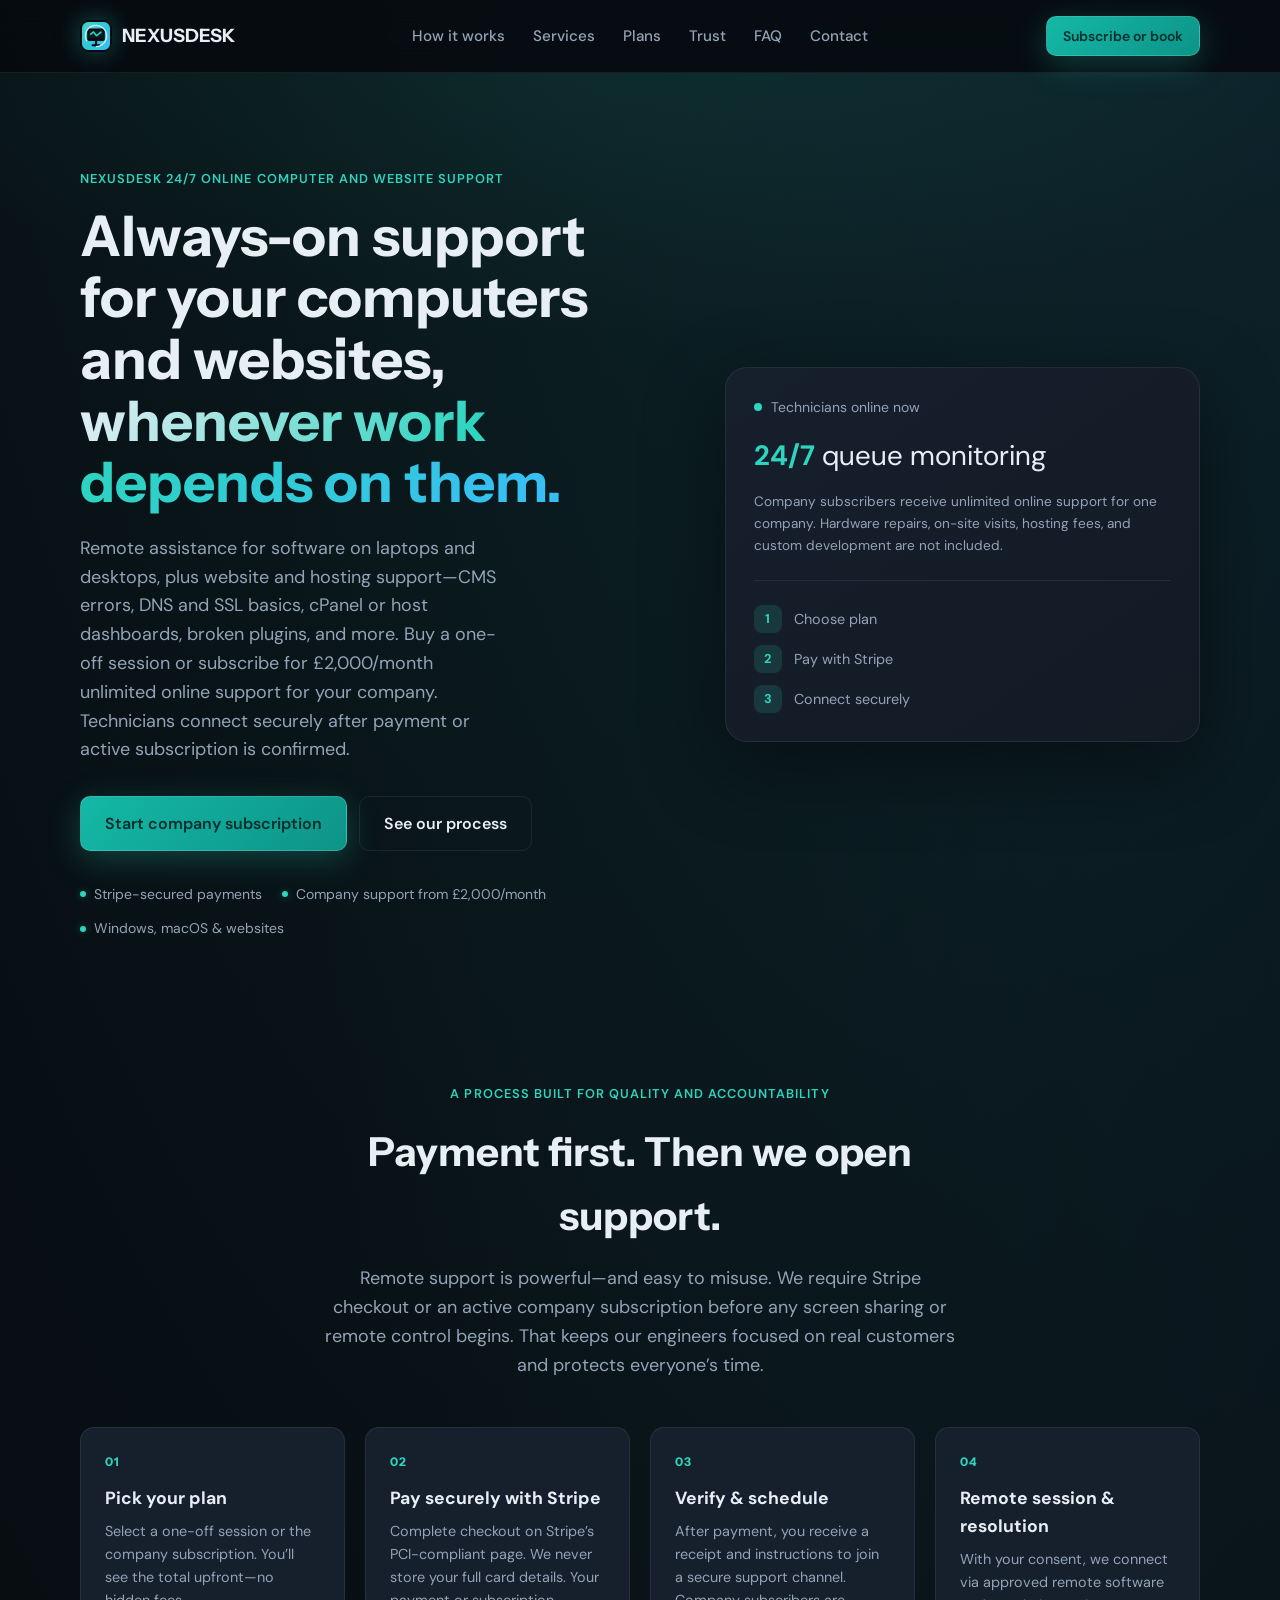
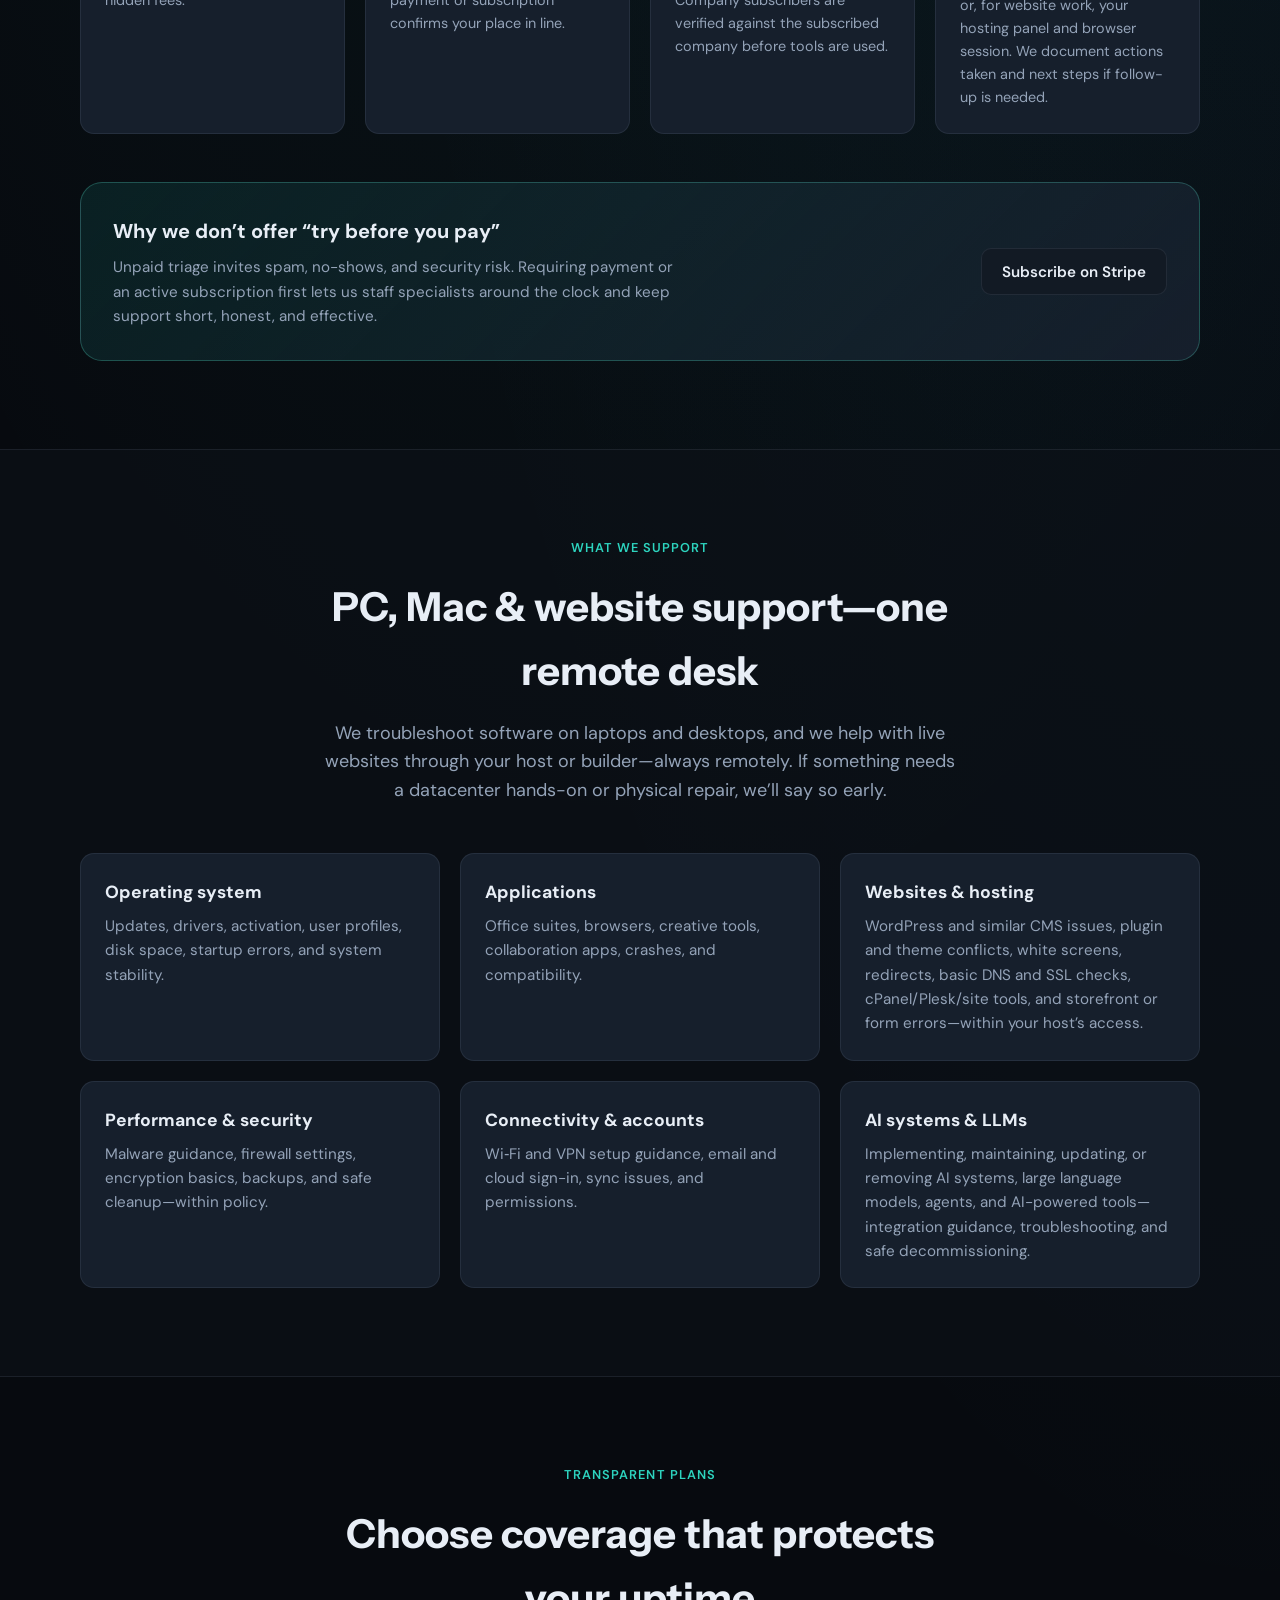
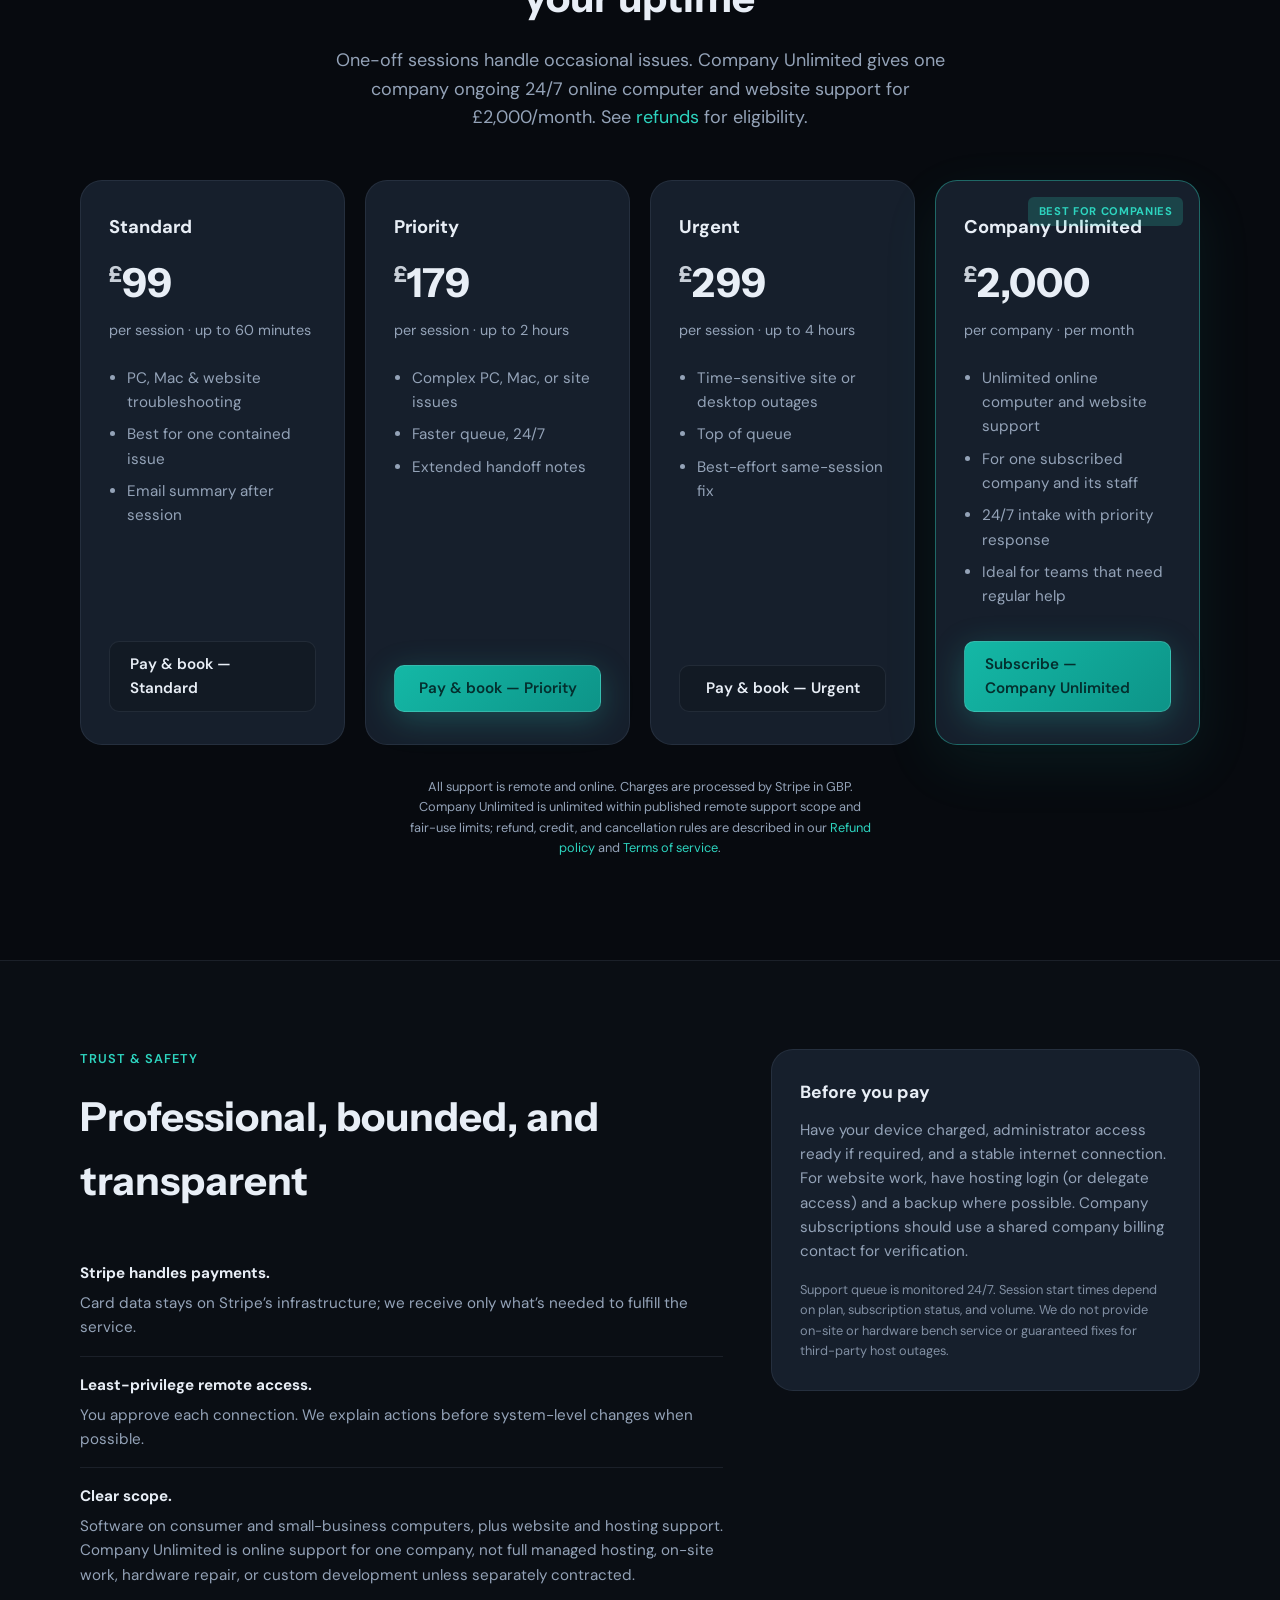
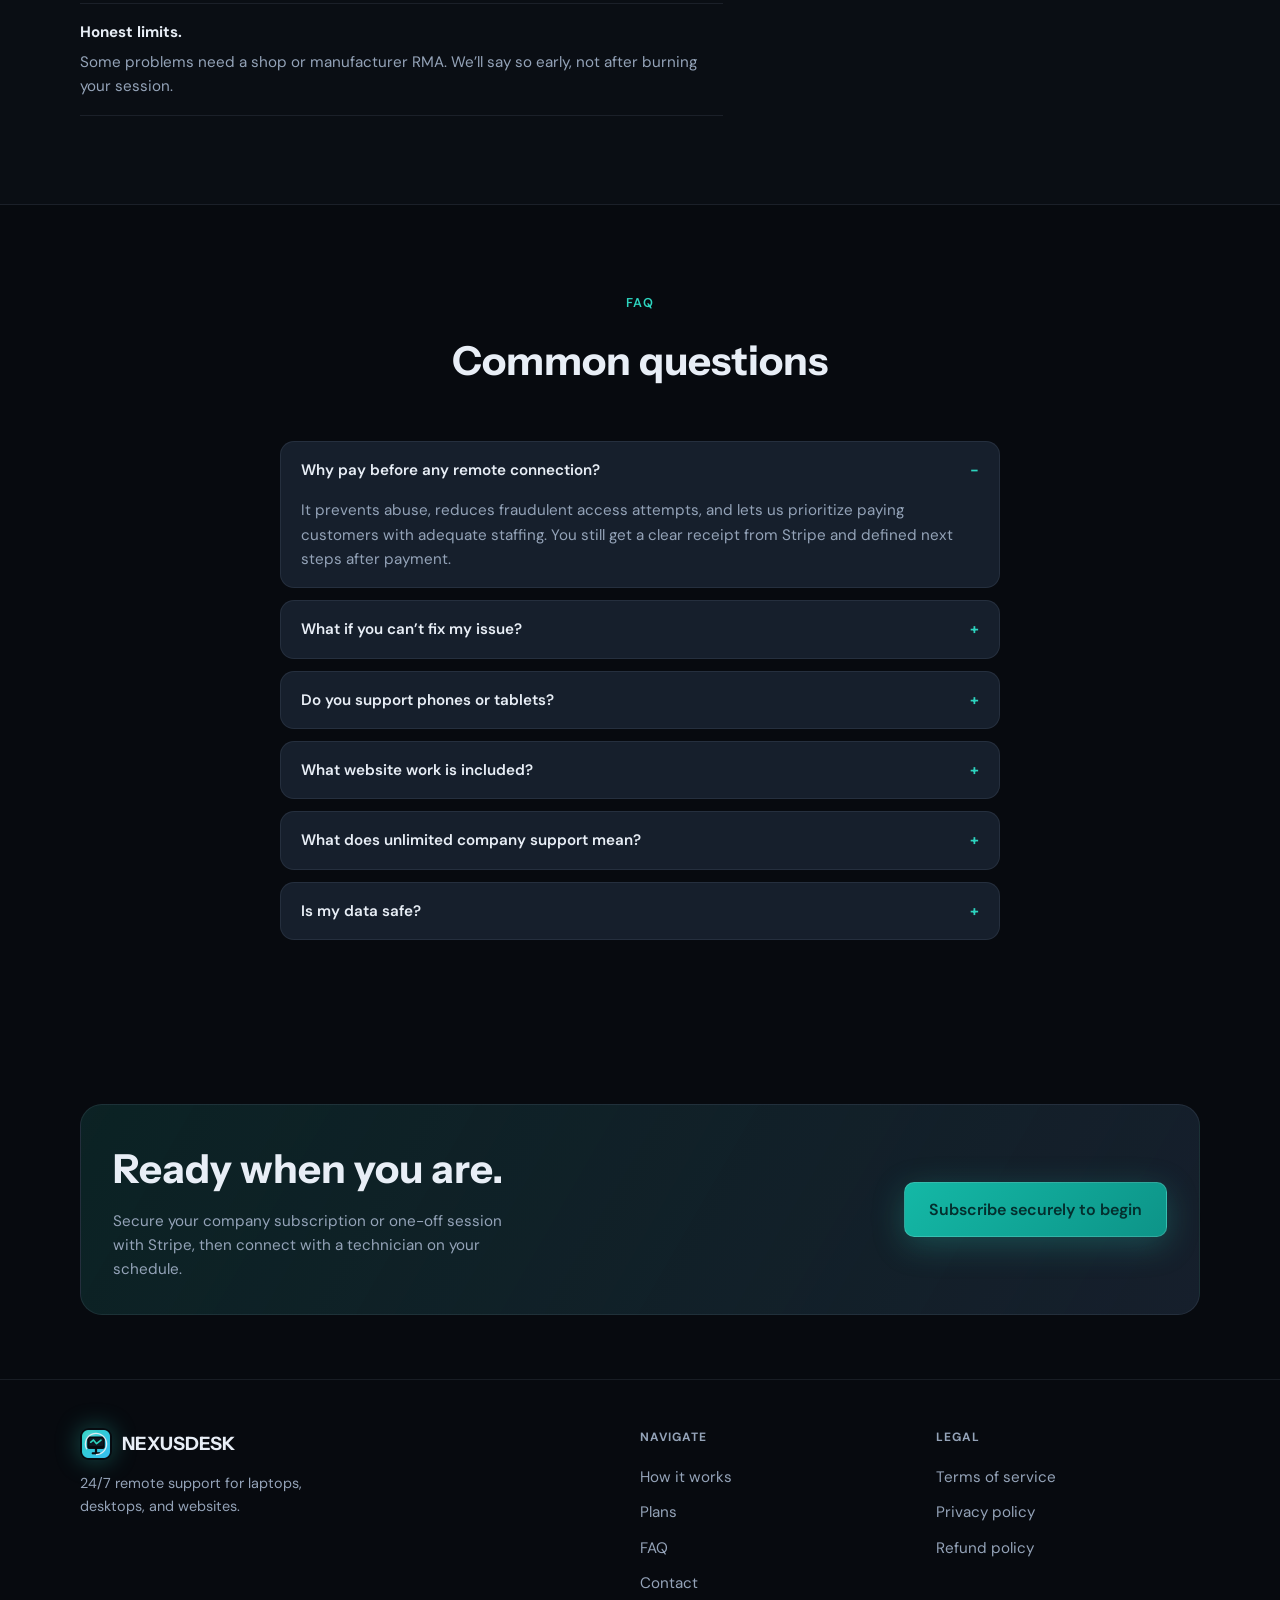
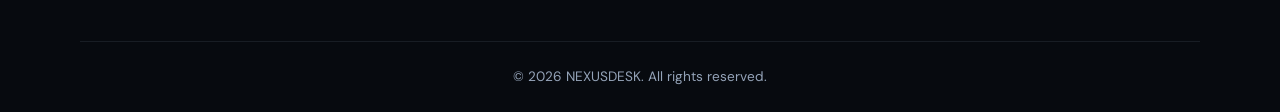
<file: index.html>
<!DOCTYPE html>
<html lang="en">
<head>
  <meta charset="UTF-8" />
  <meta name="viewport" content="width=device-width, initial-scale=1.0" />
  <meta name="description" content="NEXUSDESK 24/7 Online Computer and Website Support for one-off remote sessions and £2,000/month unlimited company support subscriptions. Secure Stripe checkout before support begins." />
  <meta property="og:title" content="NEXUSDESK 24/7 Online Computer and Website Support" />
  <meta property="og:description" content="Remote computer and website support for individuals and companies. One-off sessions and unlimited online company support subscriptions." />
  <meta property="og:type" content="website" />
  <meta property="og:image" content="assets/nexusdesk-logo.png" />
  <link rel="icon" type="image/png" sizes="128x128" href="assets/nexusdesk-icon.png" />
  <link rel="apple-touch-icon" href="assets/nexusdesk-icon.png" />
  <title>NEXUSDESK — 24/7 Online Computer and Website Support</title>
  <link rel="preconnect" href="https://fonts.googleapis.com" />
  <link rel="preconnect" href="https://fonts.gstatic.com" crossorigin />
  <link href="https://fonts.googleapis.com/css2?family=DM+Sans:ital,opsz,wght@0,9..40,400;0,9..40,500;0,9..40,600;0,9..40,700;1,9..40,400&family=Instrument+Sans:wght@500;600;700&display=swap" rel="stylesheet" />
  <link rel="stylesheet" href="styles.css" />
</head>
<body>
  <a class="skip-link" href="#main">Skip to content</a>

  <header class="site-header">
    <div class="container header-inner">
      <a class="logo" href="index.html">
        <img class="logo-mark" src="assets/nexusdesk-icon.png" alt="" aria-hidden="true" />
        <span>NEXUSDESK</span>
      </a>
      <nav class="nav" aria-label="Primary">
        <a href="#how-it-works">How it works</a>
        <a href="#services">Services</a>
        <a href="#pricing">Plans</a>
        <a href="#trust">Trust</a>
        <a href="#faq">FAQ</a>
        <a href="contact.html">Contact</a>
      </nav>
      <a class="btn btn-primary btn-sm header-cta" href="#pricing">Subscribe or book</a>
      <button type="button" class="nav-toggle" aria-expanded="false" aria-controls="mobile-nav" aria-label="Open menu">
        <span></span><span></span><span></span>
      </button>
    </div>
    <div class="mobile-nav" id="mobile-nav" hidden>
      <a href="#how-it-works">How it works</a>
      <a href="#services">Services</a>
      <a href="#pricing">Plans</a>
      <a href="#trust">Trust</a>
      <a href="#faq">FAQ</a>
      <a href="contact.html">Contact</a>
      <a class="btn btn-primary" href="#pricing">Subscribe or book</a>
    </div>
  </header>

  <main id="main">
    <section class="hero">
      <div class="hero-glow" aria-hidden="true"></div>
      <div class="container hero-grid">
        <div class="hero-copy">
          <p class="eyebrow">NEXUSDESK 24/7 Online Computer and Website Support</p>
          <h1>Always-on support for your computers and websites, <span class="text-gradient">whenever work depends on them.</span></h1>
          <p class="lead">
            Remote assistance for software on laptops and desktops, plus website and hosting support—CMS errors, DNS and SSL basics, cPanel or host dashboards, broken plugins, and more. Buy a one-off session or subscribe for £2,000/month unlimited online support for your company. Technicians connect securely after payment or active subscription is confirmed.
          </p>
          <div class="hero-actions">
            <a class="btn btn-primary btn-lg" data-plan="company" data-stripe-cta href="#">Start company subscription</a>
            <a class="btn btn-ghost btn-lg" href="#how-it-works">See our process</a>
          </div>
          <ul class="hero-badges" role="list">
            <li>Stripe-secured payments</li>
            <li>Company support from £2,000/month</li>
            <li>Windows, macOS &amp; websites</li>
          </ul>
        </div>
        <div class="hero-card" aria-labelledby="hero-card-title">
          <h2 id="hero-card-title" class="sr-only">Session snapshot</h2>
          <div class="hero-card-inner">
            <div class="status-row">
              <span class="pulse" aria-hidden="true"></span>
              <span>Technicians online now</span>
            </div>
            <p class="hero-card-stat"><strong>24/7</strong> queue monitoring</p>
            <p class="hero-card-note">Company subscribers receive unlimited online support for one company. Hardware repairs, on-site visits, hosting fees, and custom development are not included.</p>
            <div class="mini-steps">
              <div><span>1</span> Choose plan</div>
              <div><span>2</span> Pay with Stripe</div>
              <div><span>3</span> Connect securely</div>
            </div>
          </div>
        </div>
      </div>
    </section>

    <section class="section section-tight" id="how-it-works">
      <div class="container">
        <header class="section-head">
          <p class="eyebrow">A process built for quality and accountability</p>
          <h2>Payment first. Then we open support.</h2>
          <p class="section-lead">
            Remote support is powerful—and easy to misuse. We require Stripe checkout or an active company subscription before any screen sharing or remote control begins. That keeps our engineers focused on real customers and protects everyone’s time.
          </p>
        </header>
        <ol class="process">
          <li class="process-step">
            <span class="step-num">01</span>
            <h3>Pick your plan</h3>
            <p>Select a one-off session or the company subscription. You’ll see the total upfront—no hidden fees.</p>
          </li>
          <li class="process-step">
            <span class="step-num">02</span>
            <h3>Pay securely with Stripe</h3>
            <p>Complete checkout on Stripe’s PCI-compliant page. We never store your full card details. Your payment or subscription confirms your place in line.</p>
          </li>
          <li class="process-step">
            <span class="step-num">03</span>
            <h3>Verify &amp; schedule</h3>
            <p>After payment, you receive a receipt and instructions to join a secure support channel. Company subscribers are verified against the subscribed company before tools are used.</p>
          </li>
          <li class="process-step">
            <span class="step-num">04</span>
            <h3>Remote session &amp; resolution</h3>
            <p>With your consent, we connect via approved remote software or, for website work, your hosting panel and browser session. We document actions taken and next steps if follow-up is needed.</p>
          </li>
        </ol>
        <div class="callout callout-protect">
          <div>
            <h3>Why we don’t offer “try before you pay”</h3>
            <p>
              Unpaid triage invites spam, no-shows, and security risk. Requiring payment or an active subscription first lets us staff specialists around the clock and keep support short, honest, and effective.
            </p>
          </div>
          <a class="btn btn-secondary" data-plan="company" data-stripe-cta href="#">Subscribe on Stripe</a>
        </div>
      </div>
    </section>

    <section class="section section-alt" id="services">
      <div class="container">
        <header class="section-head">
          <p class="eyebrow">What we support</p>
          <h2>PC, Mac &amp; website support—one remote desk</h2>
          <p class="section-lead">We troubleshoot software on laptops and desktops, and we help with live websites through your host or builder—always remotely. If something needs a datacenter hands-on or physical repair, we’ll say so early.</p>
        </header>
        <div class="grid cards">
          <article class="card">
            <h3>Operating system</h3>
            <p>Updates, drivers, activation, user profiles, disk space, startup errors, and system stability.</p>
          </article>
          <article class="card">
            <h3>Applications</h3>
            <p>Office suites, browsers, creative tools, collaboration apps, crashes, and compatibility.</p>
          </article>
          <article class="card">
            <h3>Websites &amp; hosting</h3>
            <p>WordPress and similar CMS issues, plugin and theme conflicts, white screens, redirects, basic DNS and SSL checks, cPanel/Plesk/site tools, and storefront or form errors—within your host’s access.</p>
          </article>
          <article class="card">
            <h3>Performance &amp; security</h3>
            <p>Malware guidance, firewall settings, encryption basics, backups, and safe cleanup—within policy.</p>
          </article>
          <article class="card">
            <h3>Connectivity &amp; accounts</h3>
            <p>Wi‑Fi and VPN setup guidance, email and cloud sign-in, sync issues, and permissions.</p>
          </article>
          <article class="card">
            <h3>AI systems &amp; LLMs</h3>
            <p>Implementing, maintaining, updating, or removing AI systems, large language models, agents, and AI-powered tools—integration guidance, troubleshooting, and safe decommissioning.</p>
          </article>
        </div>
      </div>
    </section>

    <section class="section" id="pricing">
      <div class="container">
        <header class="section-head">
          <p class="eyebrow">Transparent plans</p>
          <h2>Choose coverage that protects your uptime</h2>
          <p class="section-lead">One-off sessions handle occasional issues. Company Unlimited gives one company ongoing 24/7 online computer and website support for £2,000/month. See <a href="refunds.html">refunds</a> for eligibility.</p>
        </header>
        <div class="grid pricing">
          <article class="price-card">
            <h3>Standard</h3>
            <p class="price"><span class="currency">£</span>99</p>
            <p class="price-meta">per session · up to 60 minutes</p>
            <ul>
              <li>PC, Mac &amp; website troubleshooting</li>
              <li>Best for one contained issue</li>
              <li>Email summary after session</li>
            </ul>
            <a class="btn btn-secondary btn-block" data-plan="standard" data-stripe-cta href="#">Pay &amp; book — Standard</a>
          </article>
          <article class="price-card">
            <h3>Priority</h3>
            <p class="price"><span class="currency">£</span>179</p>
            <p class="price-meta">per session · up to 2 hours</p>
            <ul>
              <li>Complex PC, Mac, or site issues</li>
              <li>Faster queue, 24/7</li>
              <li>Extended handoff notes</li>
            </ul>
            <a class="btn btn-primary btn-block" data-plan="priority" data-stripe-cta href="#">Pay &amp; book — Priority</a>
          </article>
          <article class="price-card">
            <h3>Urgent</h3>
            <p class="price"><span class="currency">£</span>299</p>
            <p class="price-meta">per session · up to 4 hours</p>
            <ul>
              <li>Time-sensitive site or desktop outages</li>
              <li>Top of queue</li>
              <li>Best-effort same-session fix</li>
            </ul>
            <a class="btn btn-secondary btn-block" data-plan="urgent" data-stripe-cta href="#">Pay &amp; book — Urgent</a>
          </article>
          <article class="price-card featured">
            <span class="ribbon">Best for companies</span>
            <h3>Company Unlimited</h3>
            <p class="price"><span class="currency">£</span>2,000</p>
            <p class="price-meta">per company · per month</p>
            <ul>
              <li>Unlimited online computer and website support</li>
              <li>For one subscribed company and its staff</li>
              <li>24/7 intake with priority response</li>
              <li>Ideal for teams that need regular help</li>
            </ul>
            <a class="btn btn-primary btn-block" data-plan="company" data-stripe-cta href="#">Subscribe — Company Unlimited</a>
          </article>
        </div>
        <p class="fine-print center">All support is remote and online. Charges are processed by Stripe in GBP. Company Unlimited is unlimited within published remote support scope and fair-use limits; refund, credit, and cancellation rules are described in our <a href="refunds.html">Refund policy</a> and <a href="terms.html">Terms of service</a>.</p>
      </div>
    </section>

    <section class="section section-alt" id="trust">
      <div class="container trust-grid">
        <div>
          <header class="section-head align-left">
            <p class="eyebrow">Trust &amp; safety</p>
            <h2>Professional, bounded, and transparent</h2>
          </header>
          <ul class="trust-list">
            <li>
              <strong>Stripe handles payments.</strong> Card data stays on Stripe’s infrastructure; we receive only what’s needed to fulfill the service.
            </li>
            <li>
              <strong>Least-privilege remote access.</strong> You approve each connection. We explain actions before system-level changes when possible.
            </li>
            <li>
              <strong>Clear scope.</strong> Software on consumer and small-business computers, plus website and hosting support. Company Unlimited is online support for one company, not full managed hosting, on-site work, hardware repair, or custom development unless separately contracted.
            </li>
            <li>
              <strong>Honest limits.</strong> Some problems need a shop or manufacturer RMA. We’ll say so early, not after burning your session.
            </li>
          </ul>
        </div>
        <aside class="trust-panel">
          <h3>Before you pay</h3>
          <p>Have your device charged, administrator access ready if required, and a stable internet connection. For website work, have hosting login (or delegate access) and a backup where possible. Company subscriptions should use a shared company billing contact for verification.</p>
          <p class="trust-panel-foot">Support queue is monitored 24/7. Session start times depend on plan, subscription status, and volume. We do not provide on-site or hardware bench service or guaranteed fixes for third-party host outages.</p>
        </aside>
      </div>
    </section>

    <section class="section" id="faq">
      <div class="container narrow">
        <header class="section-head">
          <p class="eyebrow">FAQ</p>
          <h2>Common questions</h2>
        </header>
        <div class="faq" data-faq>
          <details open>
            <summary>Why pay before any remote connection?</summary>
            <p>It prevents abuse, reduces fraudulent access attempts, and lets us prioritize paying customers with adequate staffing. You still get a clear receipt from Stripe and defined next steps after payment.</p>
          </details>
          <details>
            <summary>What if you can’t fix my issue?</summary>
            <p>Many desktop, software, and website problems are fixable remotely; some are not. We’ll outline what we tried and realistic options (escalation, reinstall, host escalation, hardware service). Credits and refunds follow our <a href="refunds.html">Refund policy</a>.</p>
          </details>
          <details>
            <summary>Do you support phones or tablets?</summary>
            <p>Our core scope is laptops, desktops, and websites. For phones or tablets, reach us through <a href="contact.html">Contact</a> before booking so we can confirm fit.</p>
          </details>
          <details>
            <summary>What website work is included?</summary>
            <p>We help with configuration, CMS and plugin issues, DNS and SSL basics, performance triage, and hosting dashboards you already control. We do not guarantee recovery from major host outages, build new sites from scratch in a single session, or take over enterprise-scale infrastructure unless separately agreed.</p>
          </details>
          <details>
            <summary>What does unlimited company support mean?</summary>
            <p>Company Unlimited covers unlimited online support requests for one subscribed company and its staff while the subscription is active. It covers normal troubleshooting and configuration within our remote scope, not custom builds, new website projects, on-site work, hardware repair, managed hosting, or abusive/high-volume automation.</p>
          </details>
          <details>
            <summary>Is my data safe?</summary>
            <p>We use reputable remote tools and recommend you close sensitive documents before sharing your screen. We do not request passwords by email and we discourage sharing them in chat—use secure methods your technician provides.</p>
          </details>
        </div>
      </div>
    </section>

    <section class="section cta-final">
      <div class="container cta-final-inner">
        <div>
          <h2>Ready when you are.</h2>
          <p>Secure your company subscription or one-off session with Stripe, then connect with a technician on your schedule.</p>
        </div>
        <a class="btn btn-primary btn-lg" data-plan="company" data-stripe-cta href="#">Subscribe securely to begin</a>
      </div>
    </section>
  </main>

  <footer class="site-footer">
    <div class="container footer-grid">
      <div>
        <a class="logo logo-footer" href="index.html">
          <img class="logo-mark" src="assets/nexusdesk-icon.png" alt="" aria-hidden="true" />
          <span>NEXUSDESK</span>
        </a>
        <p class="footer-tag">24/7 remote support for laptops, desktops, and websites.</p>
      </div>
      <div>
        <p class="footer-label">Navigate</p>
        <ul class="footer-links">
          <li><a href="index.html#how-it-works">How it works</a></li>
          <li><a href="index.html#pricing">Plans</a></li>
          <li><a href="index.html#faq">FAQ</a></li>
          <li><a href="contact.html">Contact</a></li>
        </ul>
      </div>
      <div>
        <p class="footer-label">Legal</p>
        <ul class="footer-links">
          <li><a href="terms.html">Terms of service</a></li>
          <li><a href="privacy.html">Privacy policy</a></li>
          <li><a href="refunds.html">Refund policy</a></li>
        </ul>
      </div>
    </div>
    <div class="container footer-bottom">
      <p>© <span id="year"></span> NEXUSDESK. All rights reserved.</p>
    </div>
  </footer>

  <script src="config.js"></script>
  <script src="main.js"></script>
  <!--Start of Tawk.to Script-->
  <script type="text/javascript">
    var Tawk_API = Tawk_API || {}, Tawk_LoadStart = new Date();
    (function () {
      var s1 = document.createElement("script"), s0 = document.getElementsByTagName("script")[0];
      s1.async = true;
      s1.src = "https://embed.tawk.to/689f50c7a4fc79192a7c86b6/1jogvkb6m";
      s1.charset = "UTF-8";
      s1.setAttribute("crossorigin", "*");
      s0.parentNode.insertBefore(s1, s0);
    })();
  </script>
  <!--End of Tawk.to Script-->
</body>
</html>
</file>
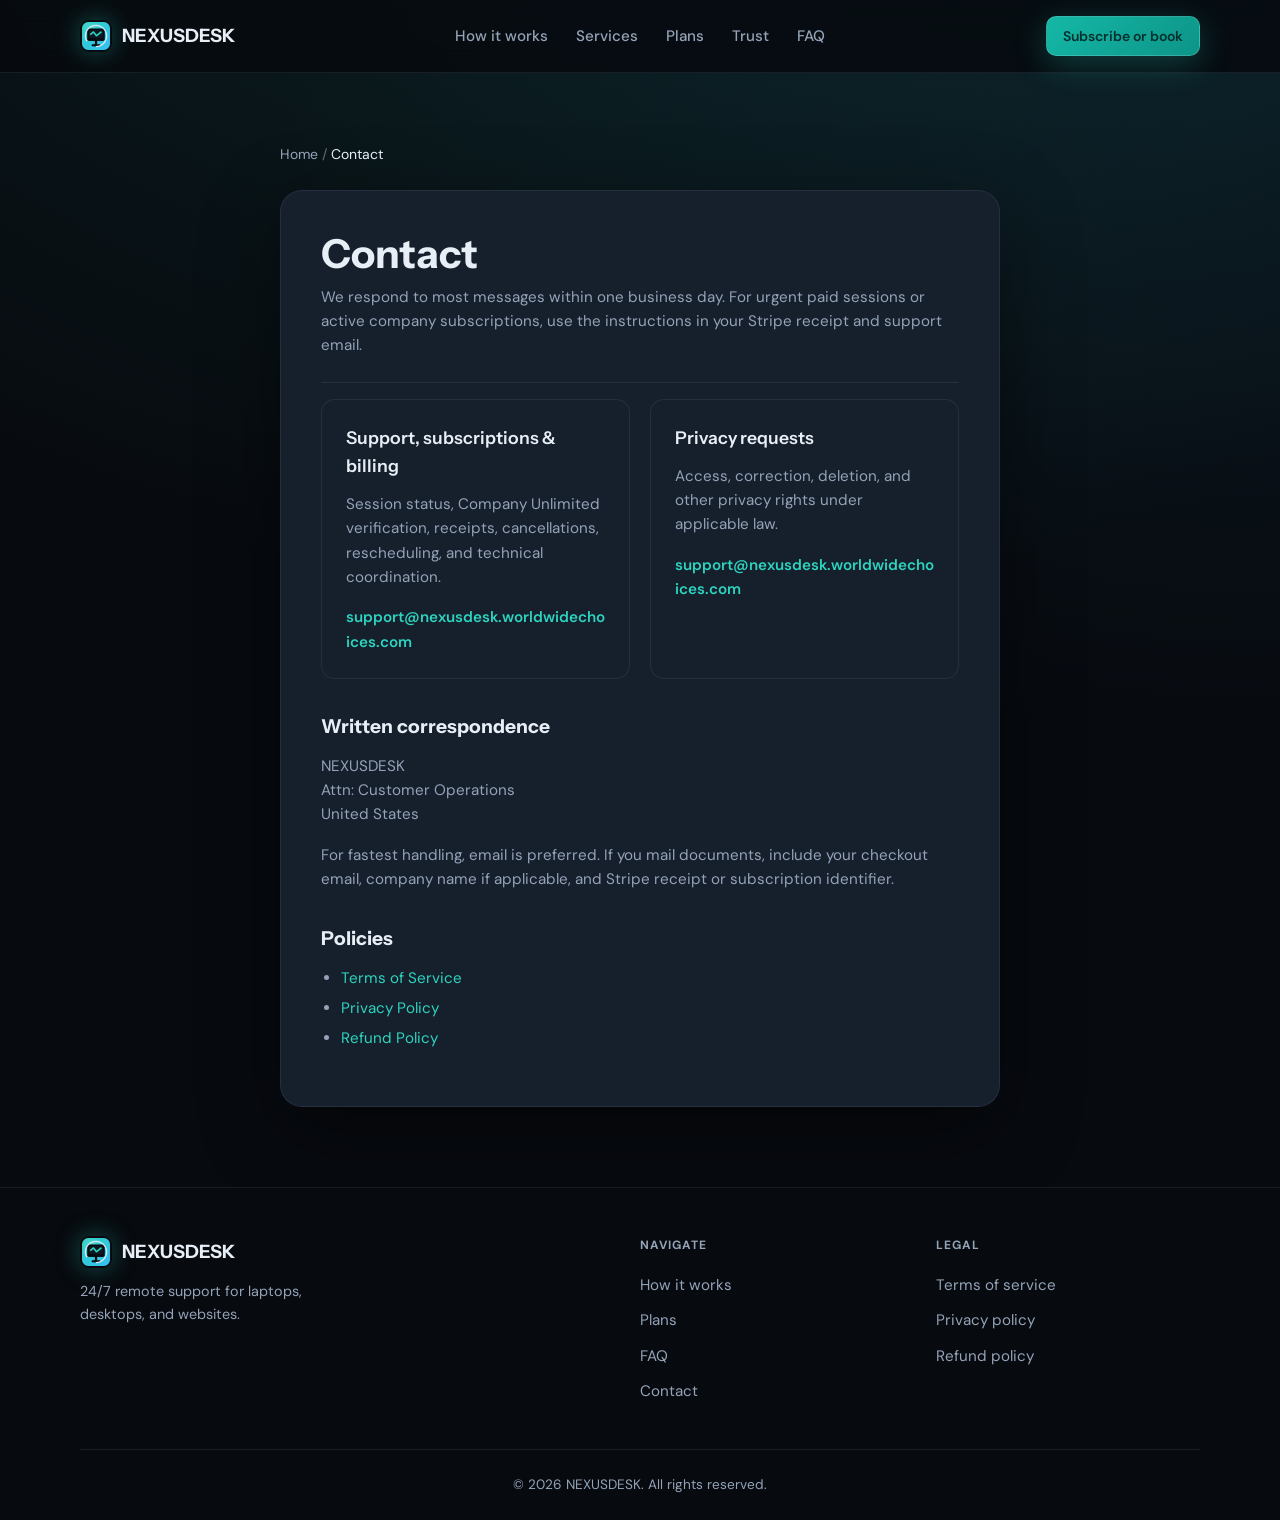
<file: contact.html>
<!DOCTYPE html>
<html lang="en">
<head>
  <meta charset="UTF-8" />
  <meta name="viewport" content="width=device-width, initial-scale=1.0" />
  <meta name="description" content="Contact NEXUSDESK for billing, subscriptions, privacy, and remote IT support inquiries." />
  <link rel="icon" type="image/png" sizes="128x128" href="assets/nexusdesk-icon.png" />
  <link rel="apple-touch-icon" href="assets/nexusdesk-icon.png" />
  <title>Contact — NEXUSDESK</title>
  <link rel="preconnect" href="https://fonts.googleapis.com" />
  <link rel="preconnect" href="https://fonts.gstatic.com" crossorigin />
  <link href="https://fonts.googleapis.com/css2?family=DM+Sans:ital,opsz,wght@0,9..40,400;0,9..40,500;0,9..40,600;0,9..40,700;1,9..40,400&family=Instrument+Sans:wght@500;600;700&display=swap" rel="stylesheet" />
  <link rel="stylesheet" href="styles.css" />
</head>
<body>
  <a class="skip-link" href="#main">Skip to content</a>

  <header class="site-header">
    <div class="container header-inner">
      <a class="logo" href="index.html">
        <img class="logo-mark" src="assets/nexusdesk-icon.png" alt="" aria-hidden="true" />
        <span>NEXUSDESK</span>
      </a>
      <nav class="nav" aria-label="Primary">
        <a href="index.html#how-it-works">How it works</a>
        <a href="index.html#services">Services</a>
        <a href="index.html#pricing">Plans</a>
        <a href="index.html#trust">Trust</a>
        <a href="index.html#faq">FAQ</a>
      </nav>
      <a class="btn btn-primary btn-sm header-cta" href="index.html#pricing">Subscribe or book</a>
      <button type="button" class="nav-toggle" aria-expanded="false" aria-controls="mobile-nav" aria-label="Open menu">
        <span></span><span></span><span></span>
      </button>
    </div>
    <div class="mobile-nav" id="mobile-nav" hidden>
      <a href="index.html#how-it-works">How it works</a>
      <a href="index.html#services">Services</a>
      <a href="index.html#pricing">Plans</a>
      <a href="index.html#trust">Trust</a>
      <a href="index.html#faq">FAQ</a>
      <a class="btn btn-primary" href="index.html#pricing">Subscribe or book</a>
    </div>
  </header>

  <main id="main" class="legal-main">
    <div class="container legal-inner">
      <p class="legal-breadcrumb"><a href="index.html">Home</a> <span>/</span> Contact</p>
      <article class="legal-doc">
        <h1>Contact</h1>
        <p class="legal-meta">We respond to most messages within one business day. For urgent paid sessions or active company subscriptions, use the instructions in your Stripe receipt and support email.</p>

        <div class="contact-grid">
          <div class="contact-card">
            <h3>Support, subscriptions &amp; billing</h3>
            <p>Session status, Company Unlimited verification, receipts, cancellations, rescheduling, and technical coordination.</p>
            <p><a href="mailto:support@nexusdesk.worldwidechoices.com">support@nexusdesk.worldwidechoices.com</a></p>
          </div>
          <div class="contact-card">
            <h3>Privacy requests</h3>
            <p>Access, correction, deletion, and other privacy rights under applicable law.</p>
            <p><a href="mailto:support@nexusdesk.worldwidechoices.com">support@nexusdesk.worldwidechoices.com</a></p>
          </div>
        </div>

        <h2>Written correspondence</h2>
        <p>NEXUSDESK<br />Attn: Customer Operations<br />United States</p>
        <p>For fastest handling, email is preferred. If you mail documents, include your checkout email, company name if applicable, and Stripe receipt or subscription identifier.</p>

        <h2>Policies</h2>
        <ul>
          <li><a href="terms.html">Terms of Service</a></li>
          <li><a href="privacy.html">Privacy Policy</a></li>
          <li><a href="refunds.html">Refund Policy</a></li>
        </ul>
      </article>
    </div>
  </main>

  <footer class="site-footer">
    <div class="container footer-grid">
      <div>
        <a class="logo logo-footer" href="index.html">
          <img class="logo-mark" src="assets/nexusdesk-icon.png" alt="" aria-hidden="true" />
          <span>NEXUSDESK</span>
        </a>
        <p class="footer-tag">24/7 remote support for laptops, desktops, and websites.</p>
      </div>
      <div>
        <p class="footer-label">Navigate</p>
        <ul class="footer-links">
          <li><a href="index.html#how-it-works">How it works</a></li>
          <li><a href="index.html#pricing">Plans</a></li>
          <li><a href="index.html#faq">FAQ</a></li>
          <li><a href="contact.html" aria-current="page">Contact</a></li>
        </ul>
      </div>
      <div>
        <p class="footer-label">Legal</p>
        <ul class="footer-links">
          <li><a href="terms.html">Terms of service</a></li>
          <li><a href="privacy.html">Privacy policy</a></li>
          <li><a href="refunds.html">Refund policy</a></li>
        </ul>
      </div>
    </div>
    <div class="container footer-bottom">
      <p>© <span id="year"></span> NEXUSDESK. All rights reserved.</p>
    </div>
  </footer>

  <script src="config.js"></script>
  <script src="main.js"></script>
  <!--Start of Tawk.to Script-->
  <script type="text/javascript">
    var Tawk_API = Tawk_API || {}, Tawk_LoadStart = new Date();
    (function () {
      var s1 = document.createElement("script"), s0 = document.getElementsByTagName("script")[0];
      s1.async = true;
      s1.src = "https://embed.tawk.to/689f50c7a4fc79192a7c86b6/1jogvkb6m";
      s1.charset = "UTF-8";
      s1.setAttribute("crossorigin", "*");
      s0.parentNode.insertBefore(s1, s0);
    })();
  </script>
  <!--End of Tawk.to Script-->
</body>
</html>
</file>
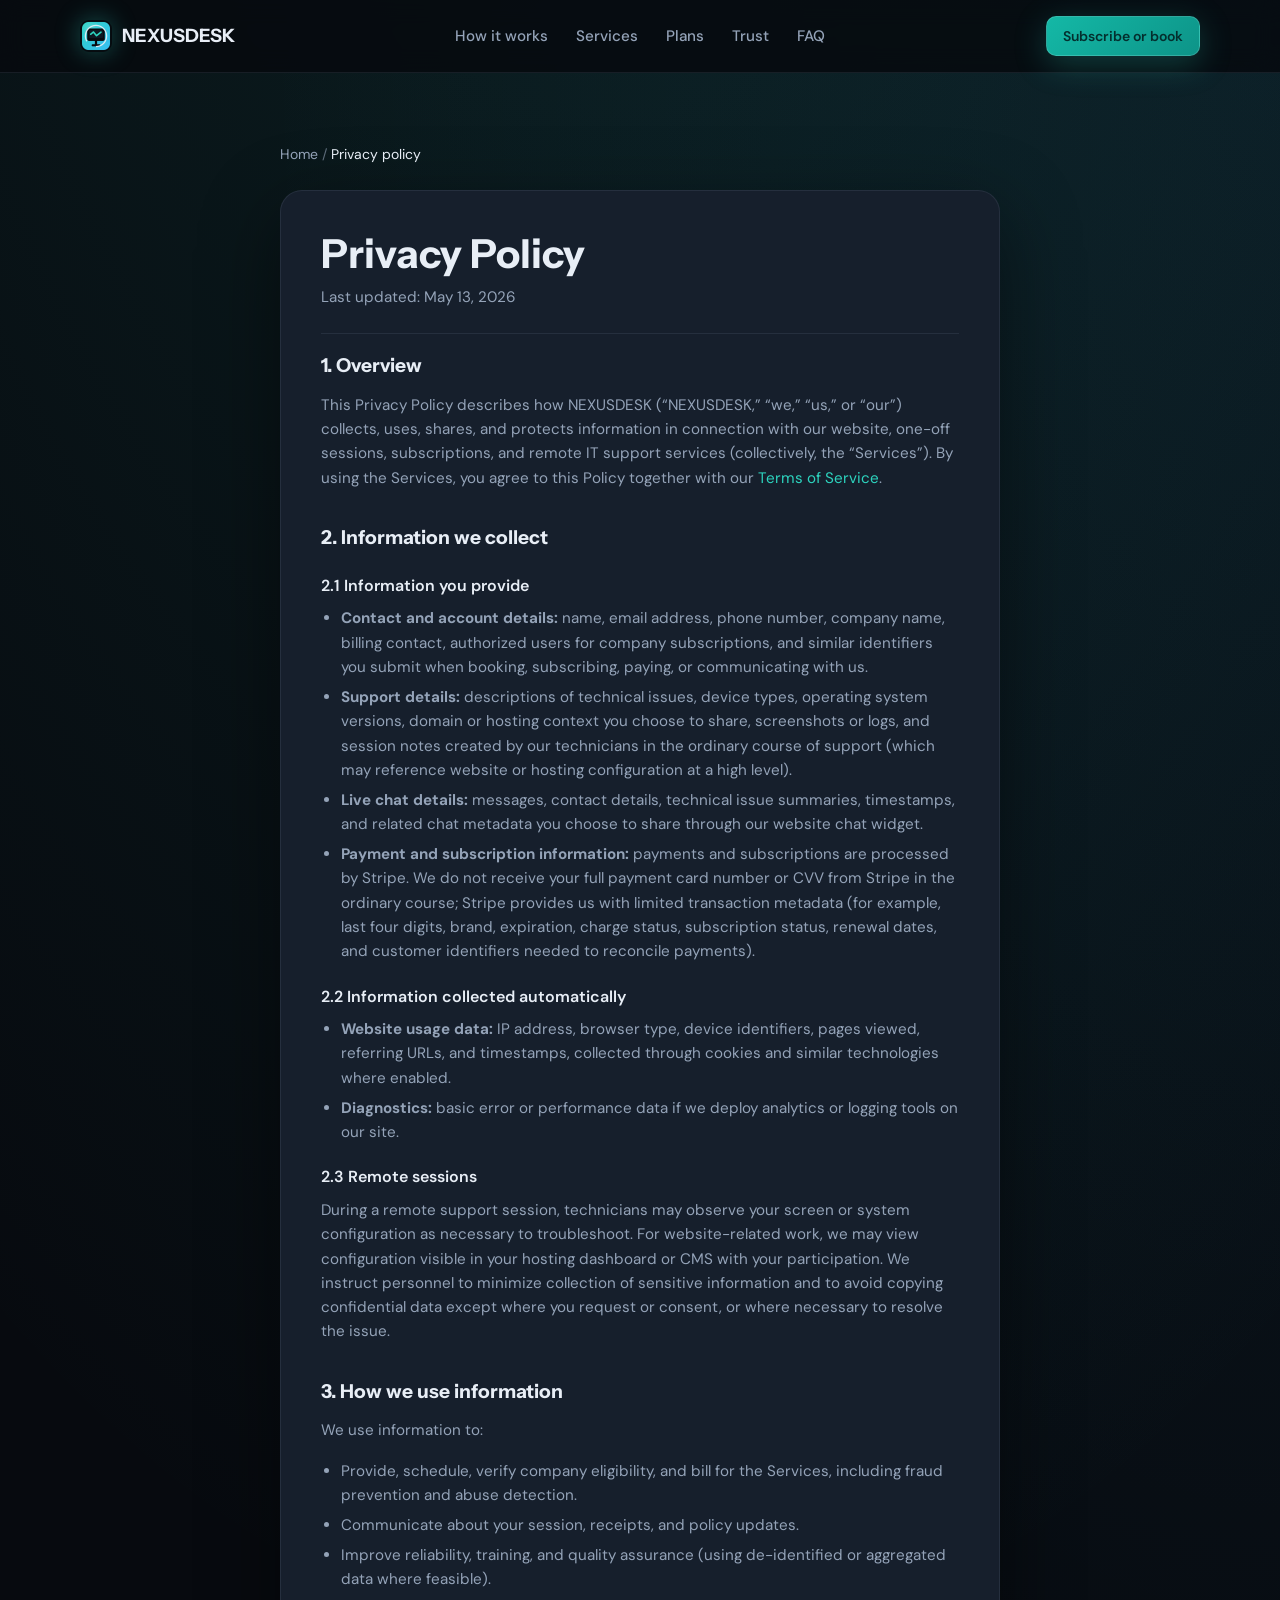
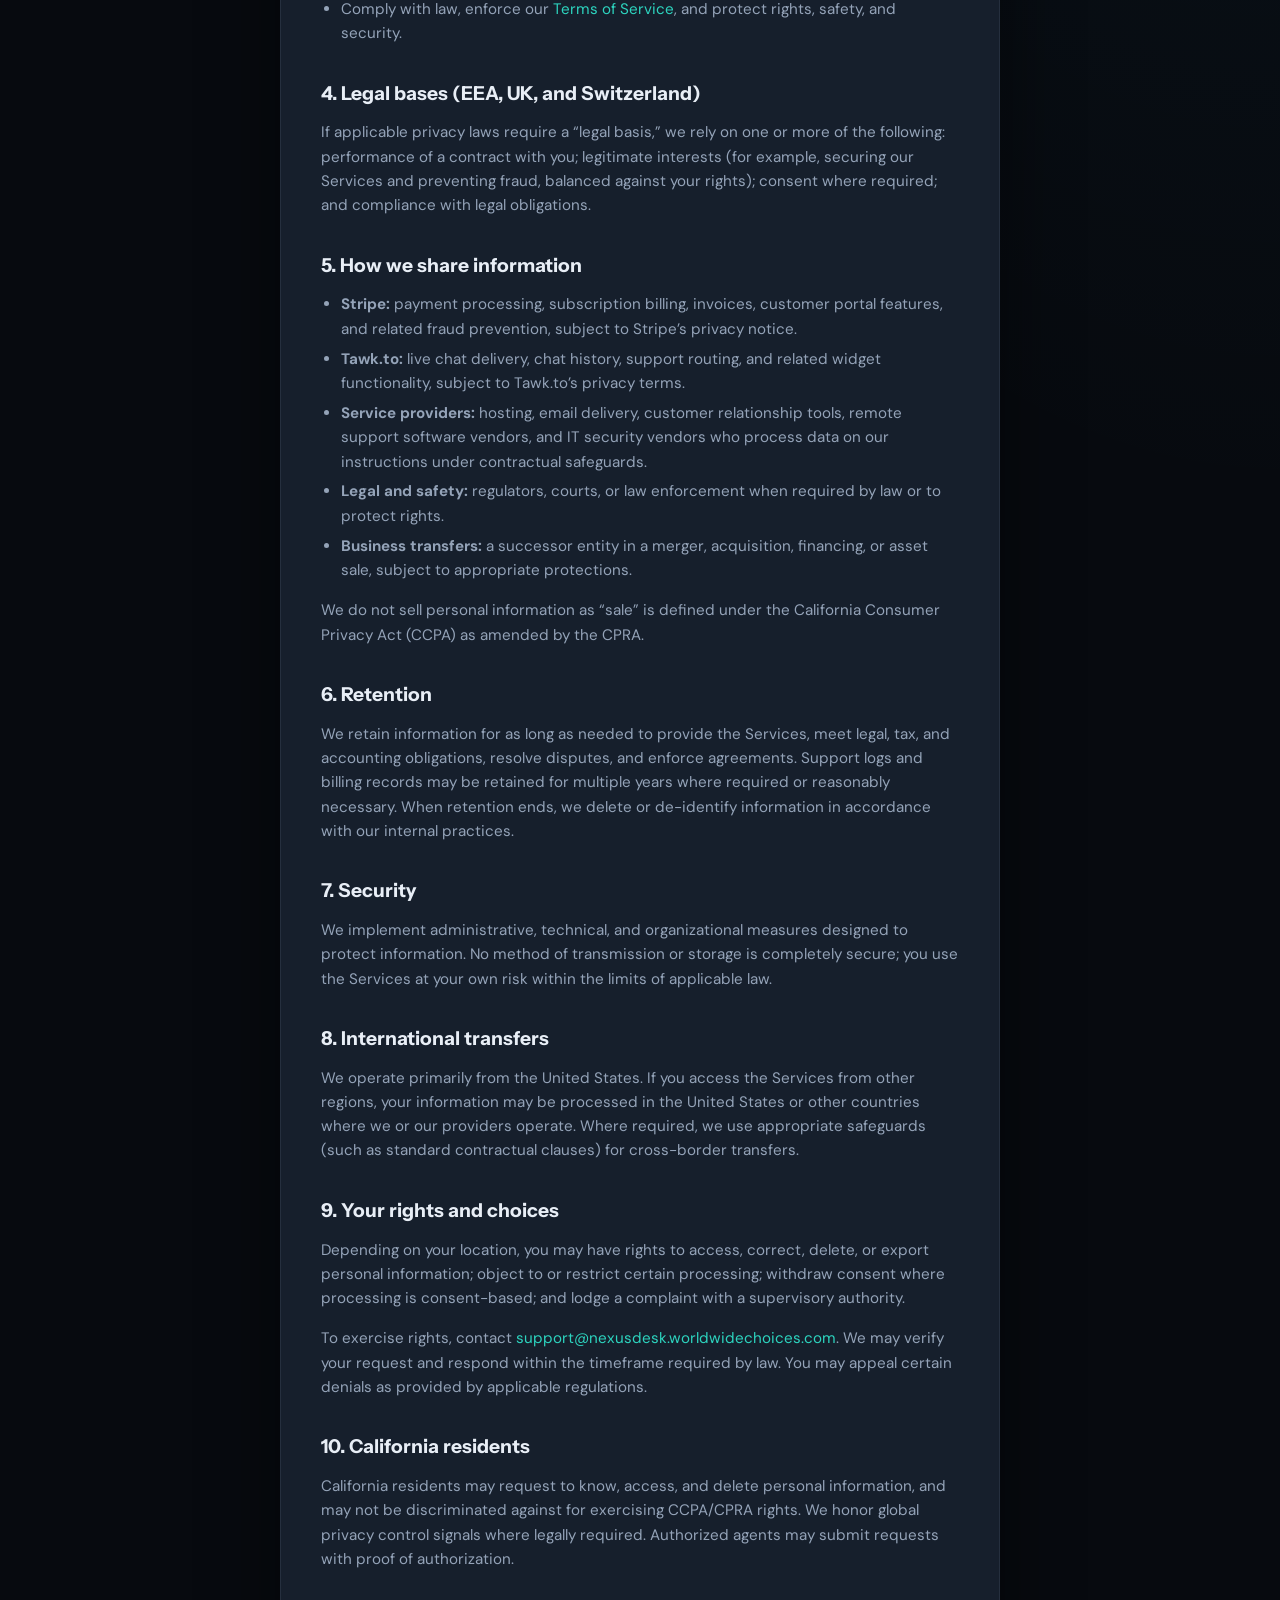
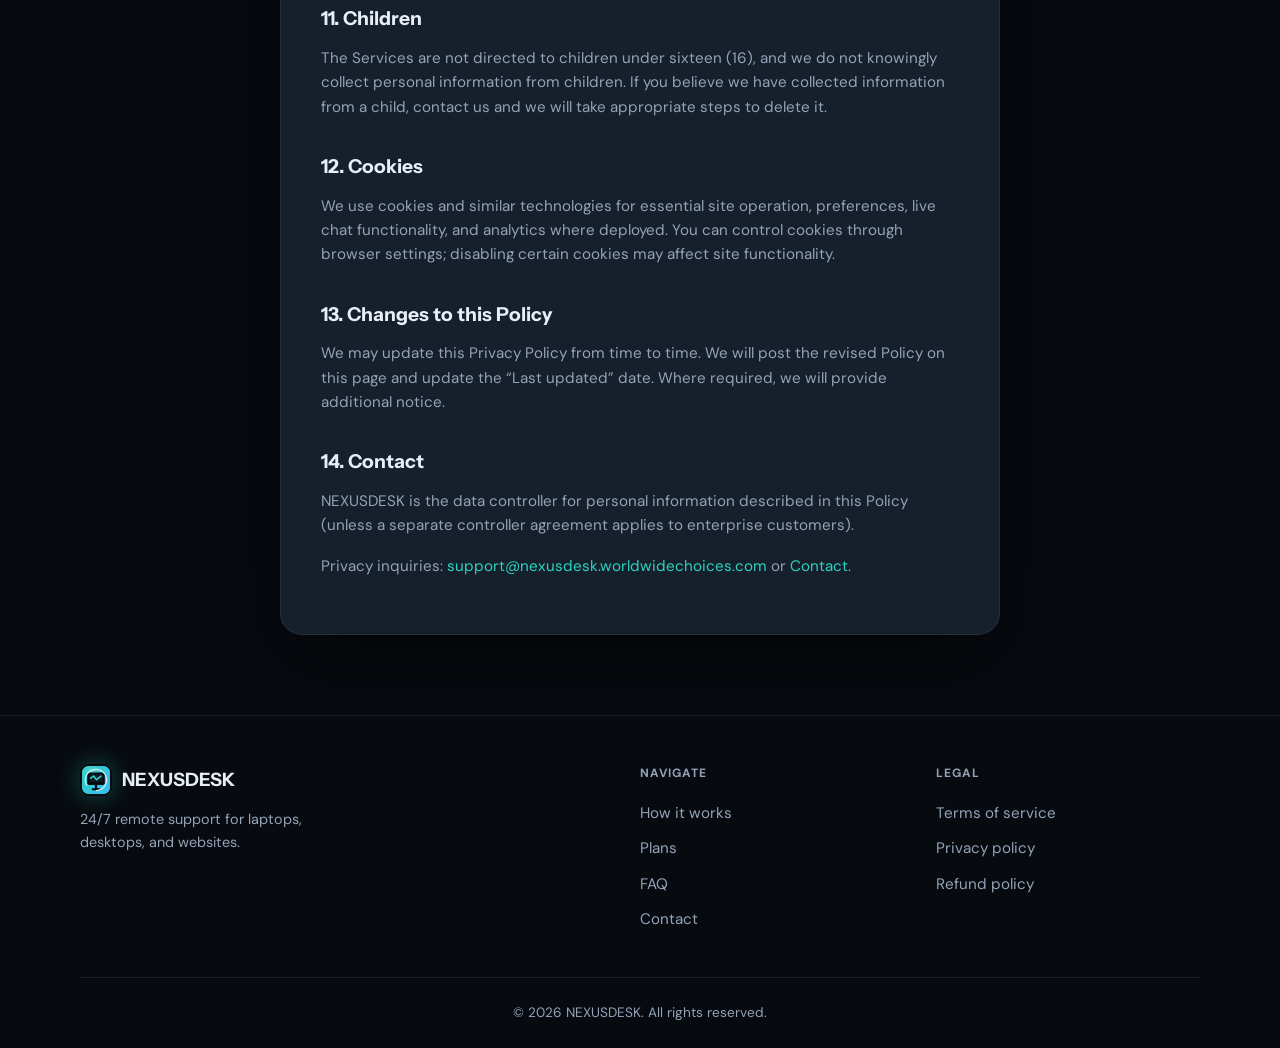
<file: privacy.html>
<!DOCTYPE html>
<html lang="en">
<head>
  <meta charset="UTF-8" />
  <meta name="viewport" content="width=device-width, initial-scale=1.0" />
  <meta name="description" content="Privacy policy for NEXUSDESK: what we collect, how we use it, Stripe payments and subscriptions, and your rights." />
  <link rel="icon" type="image/png" sizes="128x128" href="assets/nexusdesk-icon.png" />
  <link rel="apple-touch-icon" href="assets/nexusdesk-icon.png" />
  <title>Privacy Policy — NEXUSDESK</title>
  <link rel="preconnect" href="https://fonts.googleapis.com" />
  <link rel="preconnect" href="https://fonts.gstatic.com" crossorigin />
  <link href="https://fonts.googleapis.com/css2?family=DM+Sans:ital,opsz,wght@0,9..40,400;0,9..40,500;0,9..40,600;0,9..40,700;1,9..40,400&family=Instrument+Sans:wght@500;600;700&display=swap" rel="stylesheet" />
  <link rel="stylesheet" href="styles.css" />
</head>
<body>
  <a class="skip-link" href="#main">Skip to content</a>

  <header class="site-header">
    <div class="container header-inner">
      <a class="logo" href="index.html">
        <img class="logo-mark" src="assets/nexusdesk-icon.png" alt="" aria-hidden="true" />
        <span>NEXUSDESK</span>
      </a>
      <nav class="nav" aria-label="Primary">
        <a href="index.html#how-it-works">How it works</a>
        <a href="index.html#services">Services</a>
        <a href="index.html#pricing">Plans</a>
        <a href="index.html#trust">Trust</a>
        <a href="index.html#faq">FAQ</a>
      </nav>
      <a class="btn btn-primary btn-sm header-cta" href="index.html#pricing">Subscribe or book</a>
      <button type="button" class="nav-toggle" aria-expanded="false" aria-controls="mobile-nav" aria-label="Open menu">
        <span></span><span></span><span></span>
      </button>
    </div>
    <div class="mobile-nav" id="mobile-nav" hidden>
      <a href="index.html#how-it-works">How it works</a>
      <a href="index.html#services">Services</a>
      <a href="index.html#pricing">Plans</a>
      <a href="index.html#trust">Trust</a>
      <a href="index.html#faq">FAQ</a>
      <a class="btn btn-primary" href="index.html#pricing">Subscribe or book</a>
    </div>
  </header>

  <main id="main" class="legal-main">
    <div class="container legal-inner">
      <p class="legal-breadcrumb"><a href="index.html">Home</a> <span>/</span> Privacy policy</p>
      <article class="legal-doc">
        <h1>Privacy Policy</h1>
        <p class="legal-meta">Last updated: May 13, 2026</p>

        <h2>1. Overview</h2>
        <p>This Privacy Policy describes how NEXUSDESK (“NEXUSDESK,” “we,” “us,” or “our”) collects, uses, shares, and protects information in connection with our website, one-off sessions, subscriptions, and remote IT support services (collectively, the “Services”). By using the Services, you agree to this Policy together with our <a href="terms.html">Terms of Service</a>.</p>

        <h2>2. Information we collect</h2>
        <h3>2.1 Information you provide</h3>
        <ul>
          <li><strong>Contact and account details:</strong> name, email address, phone number, company name, billing contact, authorized users for company subscriptions, and similar identifiers you submit when booking, subscribing, paying, or communicating with us.</li>
          <li><strong>Support details:</strong> descriptions of technical issues, device types, operating system versions, domain or hosting context you choose to share, screenshots or logs, and session notes created by our technicians in the ordinary course of support (which may reference website or hosting configuration at a high level).</li>
          <li><strong>Live chat details:</strong> messages, contact details, technical issue summaries, timestamps, and related chat metadata you choose to share through our website chat widget.</li>
          <li><strong>Payment and subscription information:</strong> payments and subscriptions are processed by Stripe. We do not receive your full payment card number or CVV from Stripe in the ordinary course; Stripe provides us with limited transaction metadata (for example, last four digits, brand, expiration, charge status, subscription status, renewal dates, and customer identifiers needed to reconcile payments).</li>
        </ul>
        <h3>2.2 Information collected automatically</h3>
        <ul>
          <li><strong>Website usage data:</strong> IP address, browser type, device identifiers, pages viewed, referring URLs, and timestamps, collected through cookies and similar technologies where enabled.</li>
          <li><strong>Diagnostics:</strong> basic error or performance data if we deploy analytics or logging tools on our site.</li>
        </ul>
        <h3>2.3 Remote sessions</h3>
        <p>During a remote support session, technicians may observe your screen or system configuration as necessary to troubleshoot. For website-related work, we may view configuration visible in your hosting dashboard or CMS with your participation. We instruct personnel to minimize collection of sensitive information and to avoid copying confidential data except where you request or consent, or where necessary to resolve the issue.</p>

        <h2>3. How we use information</h2>
        <p>We use information to:</p>
        <ul>
          <li>Provide, schedule, verify company eligibility, and bill for the Services, including fraud prevention and abuse detection.</li>
          <li>Communicate about your session, receipts, and policy updates.</li>
          <li>Improve reliability, training, and quality assurance (using de-identified or aggregated data where feasible).</li>
          <li>Comply with law, enforce our <a href="terms.html">Terms of Service</a>, and protect rights, safety, and security.</li>
        </ul>

        <h2>4. Legal bases (EEA, UK, and Switzerland)</h2>
        <p>If applicable privacy laws require a “legal basis,” we rely on one or more of the following: performance of a contract with you; legitimate interests (for example, securing our Services and preventing fraud, balanced against your rights); consent where required; and compliance with legal obligations.</p>

        <h2>5. How we share information</h2>
        <ul>
          <li><strong>Stripe:</strong> payment processing, subscription billing, invoices, customer portal features, and related fraud prevention, subject to Stripe’s privacy notice.</li>
          <li><strong>Tawk.to:</strong> live chat delivery, chat history, support routing, and related widget functionality, subject to Tawk.to’s privacy terms.</li>
          <li><strong>Service providers:</strong> hosting, email delivery, customer relationship tools, remote support software vendors, and IT security vendors who process data on our instructions under contractual safeguards.</li>
          <li><strong>Legal and safety:</strong> regulators, courts, or law enforcement when required by law or to protect rights.</li>
          <li><strong>Business transfers:</strong> a successor entity in a merger, acquisition, financing, or asset sale, subject to appropriate protections.</li>
        </ul>
        <p>We do not sell personal information as “sale” is defined under the California Consumer Privacy Act (CCPA) as amended by the CPRA.</p>

        <h2>6. Retention</h2>
        <p>We retain information for as long as needed to provide the Services, meet legal, tax, and accounting obligations, resolve disputes, and enforce agreements. Support logs and billing records may be retained for multiple years where required or reasonably necessary. When retention ends, we delete or de-identify information in accordance with our internal practices.</p>

        <h2>7. Security</h2>
        <p>We implement administrative, technical, and organizational measures designed to protect information. No method of transmission or storage is completely secure; you use the Services at your own risk within the limits of applicable law.</p>

        <h2>8. International transfers</h2>
        <p>We operate primarily from the United States. If you access the Services from other regions, your information may be processed in the United States or other countries where we or our providers operate. Where required, we use appropriate safeguards (such as standard contractual clauses) for cross-border transfers.</p>

        <h2>9. Your rights and choices</h2>
        <p>Depending on your location, you may have rights to access, correct, delete, or export personal information; object to or restrict certain processing; withdraw consent where processing is consent-based; and lodge a complaint with a supervisory authority.</p>
        <p>To exercise rights, contact <a href="mailto:support@nexusdesk.worldwidechoices.com">support@nexusdesk.worldwidechoices.com</a>. We may verify your request and respond within the timeframe required by law. You may appeal certain denials as provided by applicable regulations.</p>

        <h2>10. California residents</h2>
        <p>California residents may request to know, access, and delete personal information, and may not be discriminated against for exercising CCPA/CPRA rights. We honor global privacy control signals where legally required. Authorized agents may submit requests with proof of authorization.</p>

        <h2>11. Children</h2>
        <p>The Services are not directed to children under sixteen (16), and we do not knowingly collect personal information from children. If you believe we have collected information from a child, contact us and we will take appropriate steps to delete it.</p>

        <h2>12. Cookies</h2>
        <p>We use cookies and similar technologies for essential site operation, preferences, live chat functionality, and analytics where deployed. You can control cookies through browser settings; disabling certain cookies may affect site functionality.</p>

        <h2>13. Changes to this Policy</h2>
        <p>We may update this Privacy Policy from time to time. We will post the revised Policy on this page and update the “Last updated” date. Where required, we will provide additional notice.</p>

        <h2>14. Contact</h2>
        <p>NEXUSDESK is the data controller for personal information described in this Policy (unless a separate controller agreement applies to enterprise customers).</p>
        <p>Privacy inquiries: <a href="mailto:support@nexusdesk.worldwidechoices.com">support@nexusdesk.worldwidechoices.com</a> or <a href="contact.html">Contact</a>.</p>
      </article>
    </div>
  </main>

  <footer class="site-footer">
    <div class="container footer-grid">
      <div>
        <a class="logo logo-footer" href="index.html">
          <img class="logo-mark" src="assets/nexusdesk-icon.png" alt="" aria-hidden="true" />
          <span>NEXUSDESK</span>
        </a>
        <p class="footer-tag">24/7 remote support for laptops, desktops, and websites.</p>
      </div>
      <div>
        <p class="footer-label">Navigate</p>
        <ul class="footer-links">
          <li><a href="index.html#how-it-works">How it works</a></li>
          <li><a href="index.html#pricing">Plans</a></li>
          <li><a href="index.html#faq">FAQ</a></li>
          <li><a href="contact.html">Contact</a></li>
        </ul>
      </div>
      <div>
        <p class="footer-label">Legal</p>
        <ul class="footer-links">
          <li><a href="terms.html">Terms of service</a></li>
          <li><a href="privacy.html" aria-current="page">Privacy policy</a></li>
          <li><a href="refunds.html">Refund policy</a></li>
        </ul>
      </div>
    </div>
    <div class="container footer-bottom">
      <p>© <span id="year"></span> NEXUSDESK. All rights reserved.</p>
    </div>
  </footer>

  <script src="config.js"></script>
  <script src="main.js"></script>
  <!--Start of Tawk.to Script-->
  <script type="text/javascript">
    var Tawk_API = Tawk_API || {}, Tawk_LoadStart = new Date();
    (function () {
      var s1 = document.createElement("script"), s0 = document.getElementsByTagName("script")[0];
      s1.async = true;
      s1.src = "https://embed.tawk.to/689f50c7a4fc79192a7c86b6/1jogvkb6m";
      s1.charset = "UTF-8";
      s1.setAttribute("crossorigin", "*");
      s0.parentNode.insertBefore(s1, s0);
    })();
  </script>
  <!--End of Tawk.to Script-->
</body>
</html>
</file>
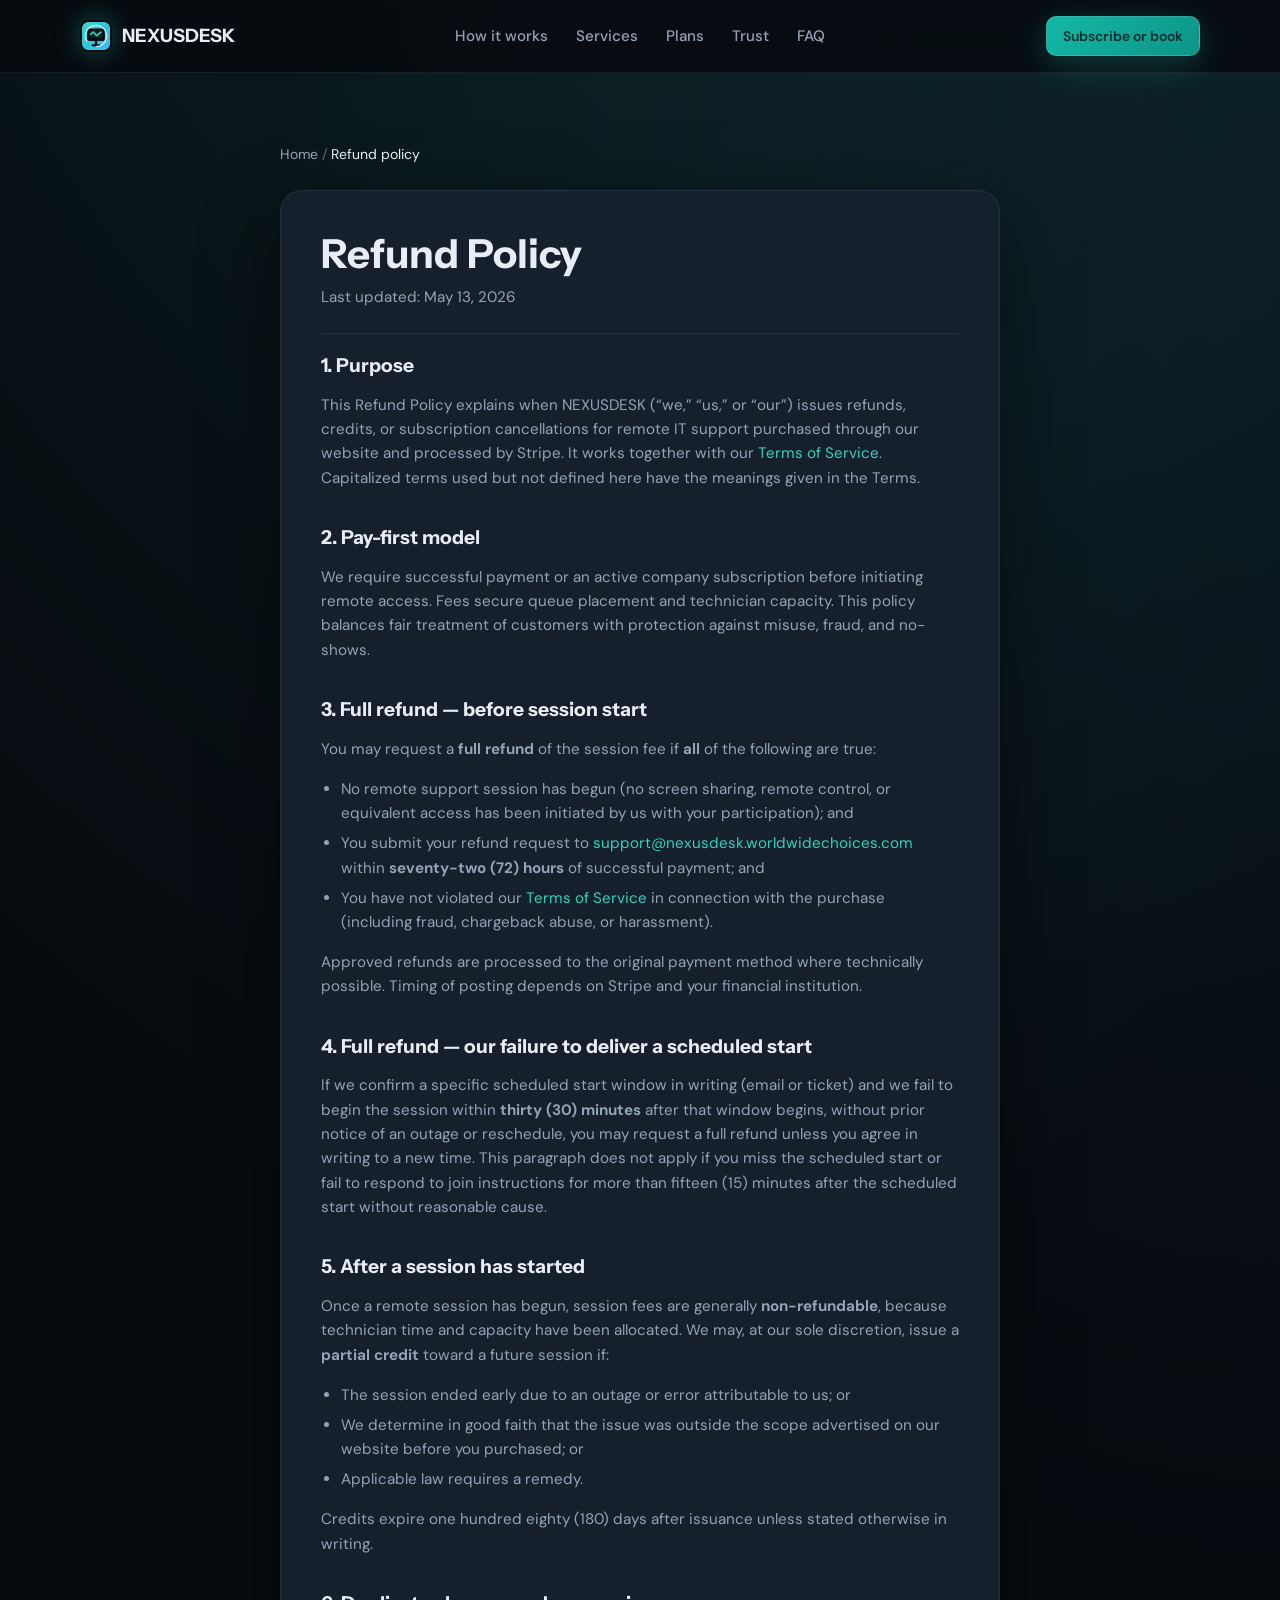
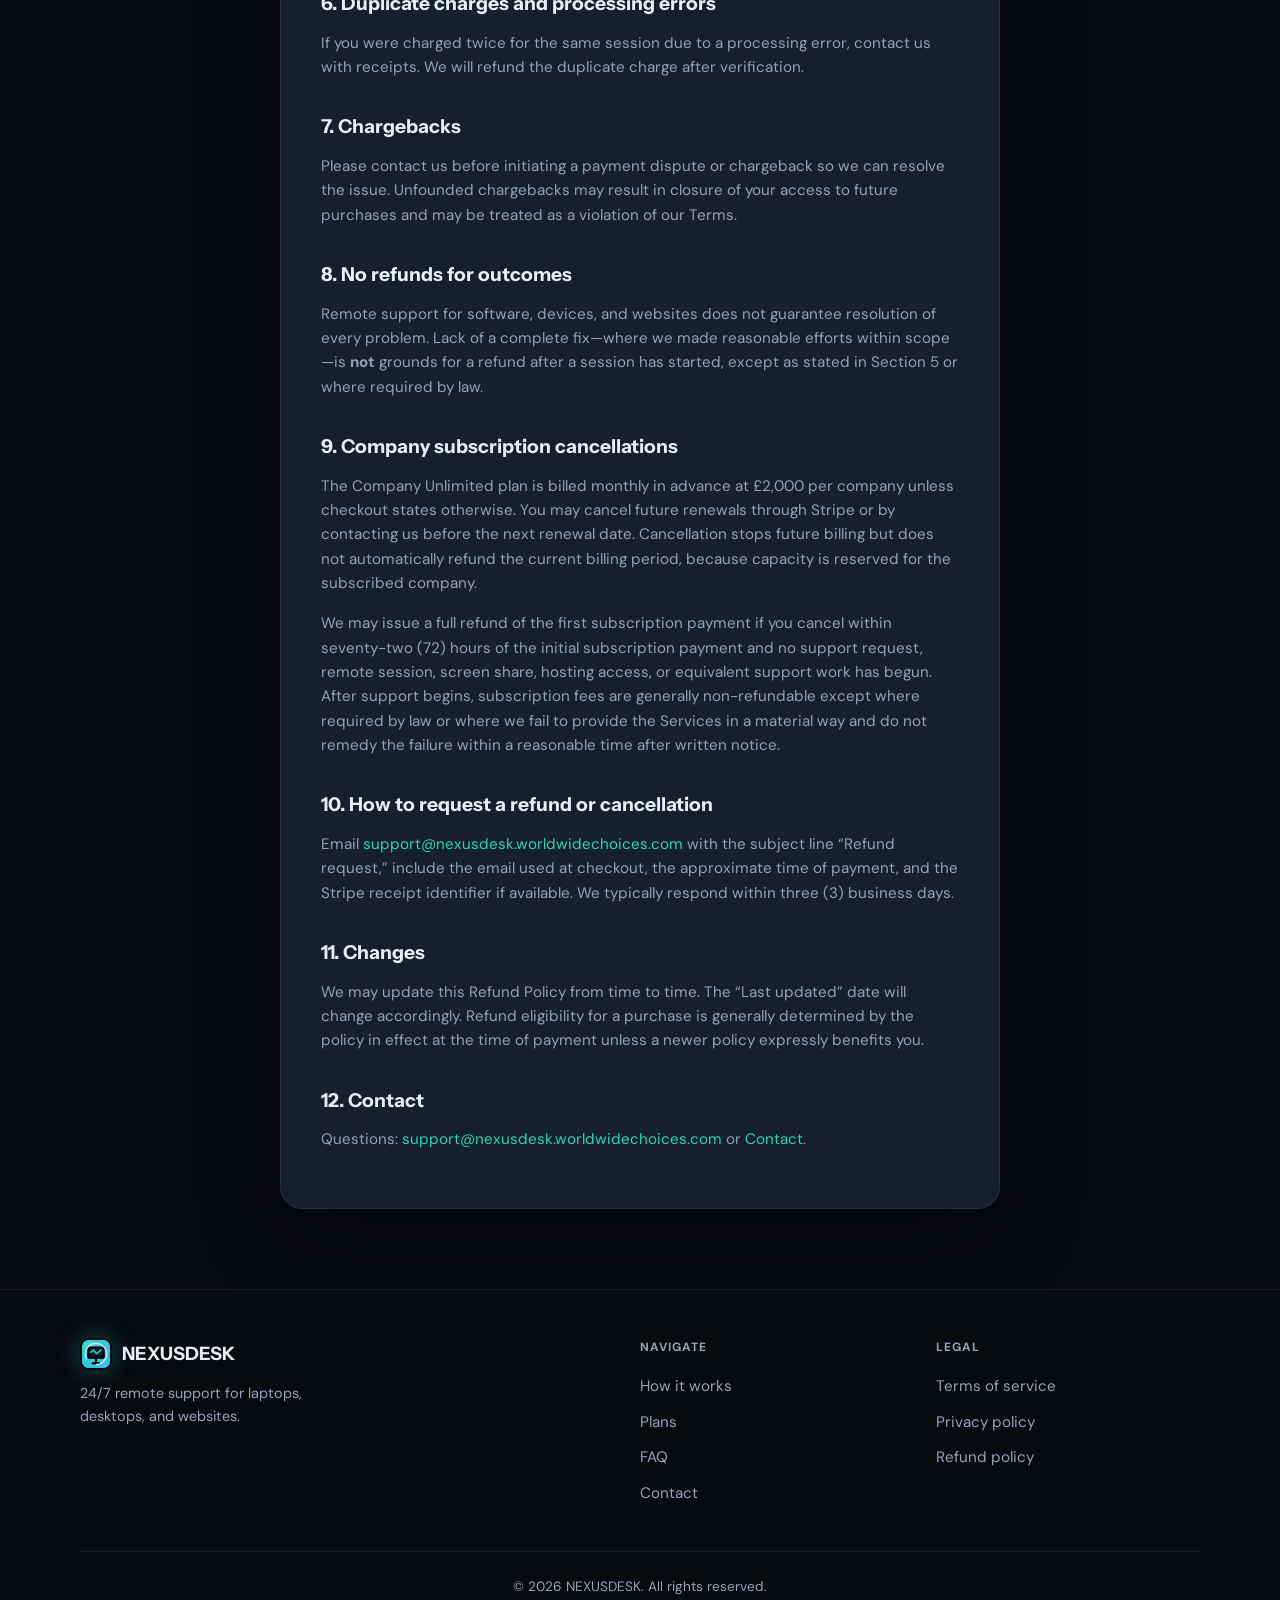
<file: refunds.html>
<!DOCTYPE html>
<html lang="en">
<head>
  <meta charset="UTF-8" />
  <meta name="viewport" content="width=device-width, initial-scale=1.0" />
  <meta name="description" content="Refund, credit, and subscription cancellation policy for NEXUSDESK remote IT support paid through Stripe." />
  <link rel="icon" type="image/png" sizes="128x128" href="assets/nexusdesk-icon.png" />
  <link rel="apple-touch-icon" href="assets/nexusdesk-icon.png" />
  <title>Refund Policy — NEXUSDESK</title>
  <link rel="preconnect" href="https://fonts.googleapis.com" />
  <link rel="preconnect" href="https://fonts.gstatic.com" crossorigin />
  <link href="https://fonts.googleapis.com/css2?family=DM+Sans:ital,opsz,wght@0,9..40,400;0,9..40,500;0,9..40,600;0,9..40,700;1,9..40,400&family=Instrument+Sans:wght@500;600;700&display=swap" rel="stylesheet" />
  <link rel="stylesheet" href="styles.css" />
</head>
<body>
  <a class="skip-link" href="#main">Skip to content</a>

  <header class="site-header">
    <div class="container header-inner">
      <a class="logo" href="index.html">
        <img class="logo-mark" src="assets/nexusdesk-icon.png" alt="" aria-hidden="true" />
        <span>NEXUSDESK</span>
      </a>
      <nav class="nav" aria-label="Primary">
        <a href="index.html#how-it-works">How it works</a>
        <a href="index.html#services">Services</a>
        <a href="index.html#pricing">Plans</a>
        <a href="index.html#trust">Trust</a>
        <a href="index.html#faq">FAQ</a>
      </nav>
      <a class="btn btn-primary btn-sm header-cta" href="index.html#pricing">Subscribe or book</a>
      <button type="button" class="nav-toggle" aria-expanded="false" aria-controls="mobile-nav" aria-label="Open menu">
        <span></span><span></span><span></span>
      </button>
    </div>
    <div class="mobile-nav" id="mobile-nav" hidden>
      <a href="index.html#how-it-works">How it works</a>
      <a href="index.html#services">Services</a>
      <a href="index.html#pricing">Plans</a>
      <a href="index.html#trust">Trust</a>
      <a href="index.html#faq">FAQ</a>
      <a class="btn btn-primary" href="index.html#pricing">Subscribe or book</a>
    </div>
  </header>

  <main id="main" class="legal-main">
    <div class="container legal-inner">
      <p class="legal-breadcrumb"><a href="index.html">Home</a> <span>/</span> Refund policy</p>
      <article class="legal-doc">
        <h1>Refund Policy</h1>
        <p class="legal-meta">Last updated: May 13, 2026</p>

        <h2>1. Purpose</h2>
        <p>This Refund Policy explains when NEXUSDESK (“we,” “us,” or “our”) issues refunds, credits, or subscription cancellations for remote IT support purchased through our website and processed by Stripe. It works together with our <a href="terms.html">Terms of Service</a>. Capitalized terms used but not defined here have the meanings given in the Terms.</p>

        <h2>2. Pay-first model</h2>
        <p>We require successful payment or an active company subscription before initiating remote access. Fees secure queue placement and technician capacity. This policy balances fair treatment of customers with protection against misuse, fraud, and no-shows.</p>

        <h2>3. Full refund — before session start</h2>
        <p>You may request a <strong>full refund</strong> of the session fee if <strong>all</strong> of the following are true:</p>
        <ul>
          <li>No remote support session has begun (no screen sharing, remote control, or equivalent access has been initiated by us with your participation); and</li>
          <li>You submit your refund request to <a href="mailto:support@nexusdesk.worldwidechoices.com">support@nexusdesk.worldwidechoices.com</a> within <strong>seventy-two (72) hours</strong> of successful payment; and</li>
          <li>You have not violated our <a href="terms.html">Terms of Service</a> in connection with the purchase (including fraud, chargeback abuse, or harassment).</li>
        </ul>
        <p>Approved refunds are processed to the original payment method where technically possible. Timing of posting depends on Stripe and your financial institution.</p>

        <h2>4. Full refund — our failure to deliver a scheduled start</h2>
        <p>If we confirm a specific scheduled start window in writing (email or ticket) and we fail to begin the session within <strong>thirty (30) minutes</strong> after that window begins, without prior notice of an outage or reschedule, you may request a full refund unless you agree in writing to a new time. This paragraph does not apply if you miss the scheduled start or fail to respond to join instructions for more than fifteen (15) minutes after the scheduled start without reasonable cause.</p>

        <h2>5. After a session has started</h2>
        <p>Once a remote session has begun, session fees are generally <strong>non-refundable</strong>, because technician time and capacity have been allocated. We may, at our sole discretion, issue a <strong>partial credit</strong> toward a future session if:</p>
        <ul>
          <li>The session ended early due to an outage or error attributable to us; or</li>
          <li>We determine in good faith that the issue was outside the scope advertised on our website before you purchased; or</li>
          <li>Applicable law requires a remedy.</li>
        </ul>
        <p>Credits expire one hundred eighty (180) days after issuance unless stated otherwise in writing.</p>

        <h2>6. Duplicate charges and processing errors</h2>
        <p>If you were charged twice for the same session due to a processing error, contact us with receipts. We will refund the duplicate charge after verification.</p>

        <h2>7. Chargebacks</h2>
        <p>Please contact us before initiating a payment dispute or chargeback so we can resolve the issue. Unfounded chargebacks may result in closure of your access to future purchases and may be treated as a violation of our Terms.</p>

        <h2>8. No refunds for outcomes</h2>
        <p>Remote support for software, devices, and websites does not guarantee resolution of every problem. Lack of a complete fix—where we made reasonable efforts within scope—is <strong>not</strong> grounds for a refund after a session has started, except as stated in Section 5 or where required by law.</p>

        <h2>9. Company subscription cancellations</h2>
        <p>The Company Unlimited plan is billed monthly in advance at £2,000 per company unless checkout states otherwise. You may cancel future renewals through Stripe or by contacting us before the next renewal date. Cancellation stops future billing but does not automatically refund the current billing period, because capacity is reserved for the subscribed company.</p>
        <p>We may issue a full refund of the first subscription payment if you cancel within seventy-two (72) hours of the initial subscription payment and no support request, remote session, screen share, hosting access, or equivalent support work has begun. After support begins, subscription fees are generally non-refundable except where required by law or where we fail to provide the Services in a material way and do not remedy the failure within a reasonable time after written notice.</p>

        <h2>10. How to request a refund or cancellation</h2>
        <p>Email <a href="mailto:support@nexusdesk.worldwidechoices.com">support@nexusdesk.worldwidechoices.com</a> with the subject line “Refund request,” include the email used at checkout, the approximate time of payment, and the Stripe receipt identifier if available. We typically respond within three (3) business days.</p>

        <h2>11. Changes</h2>
        <p>We may update this Refund Policy from time to time. The “Last updated” date will change accordingly. Refund eligibility for a purchase is generally determined by the policy in effect at the time of payment unless a newer policy expressly benefits you.</p>

        <h2>12. Contact</h2>
        <p>Questions: <a href="mailto:support@nexusdesk.worldwidechoices.com">support@nexusdesk.worldwidechoices.com</a> or <a href="contact.html">Contact</a>.</p>
      </article>
    </div>
  </main>

  <footer class="site-footer">
    <div class="container footer-grid">
      <div>
        <a class="logo logo-footer" href="index.html">
          <img class="logo-mark" src="assets/nexusdesk-icon.png" alt="" aria-hidden="true" />
          <span>NEXUSDESK</span>
        </a>
        <p class="footer-tag">24/7 remote support for laptops, desktops, and websites.</p>
      </div>
      <div>
        <p class="footer-label">Navigate</p>
        <ul class="footer-links">
          <li><a href="index.html#how-it-works">How it works</a></li>
          <li><a href="index.html#pricing">Plans</a></li>
          <li><a href="index.html#faq">FAQ</a></li>
          <li><a href="contact.html">Contact</a></li>
        </ul>
      </div>
      <div>
        <p class="footer-label">Legal</p>
        <ul class="footer-links">
          <li><a href="terms.html">Terms of service</a></li>
          <li><a href="privacy.html">Privacy policy</a></li>
          <li><a href="refunds.html" aria-current="page">Refund policy</a></li>
        </ul>
      </div>
    </div>
    <div class="container footer-bottom">
      <p>© <span id="year"></span> NEXUSDESK. All rights reserved.</p>
    </div>
  </footer>

  <script src="config.js"></script>
  <script src="main.js"></script>
  <!--Start of Tawk.to Script-->
  <script type="text/javascript">
    var Tawk_API = Tawk_API || {}, Tawk_LoadStart = new Date();
    (function () {
      var s1 = document.createElement("script"), s0 = document.getElementsByTagName("script")[0];
      s1.async = true;
      s1.src = "https://embed.tawk.to/689f50c7a4fc79192a7c86b6/1jogvkb6m";
      s1.charset = "UTF-8";
      s1.setAttribute("crossorigin", "*");
      s0.parentNode.insertBefore(s1, s0);
    })();
  </script>
  <!--End of Tawk.to Script-->
</body>
</html>
</file>
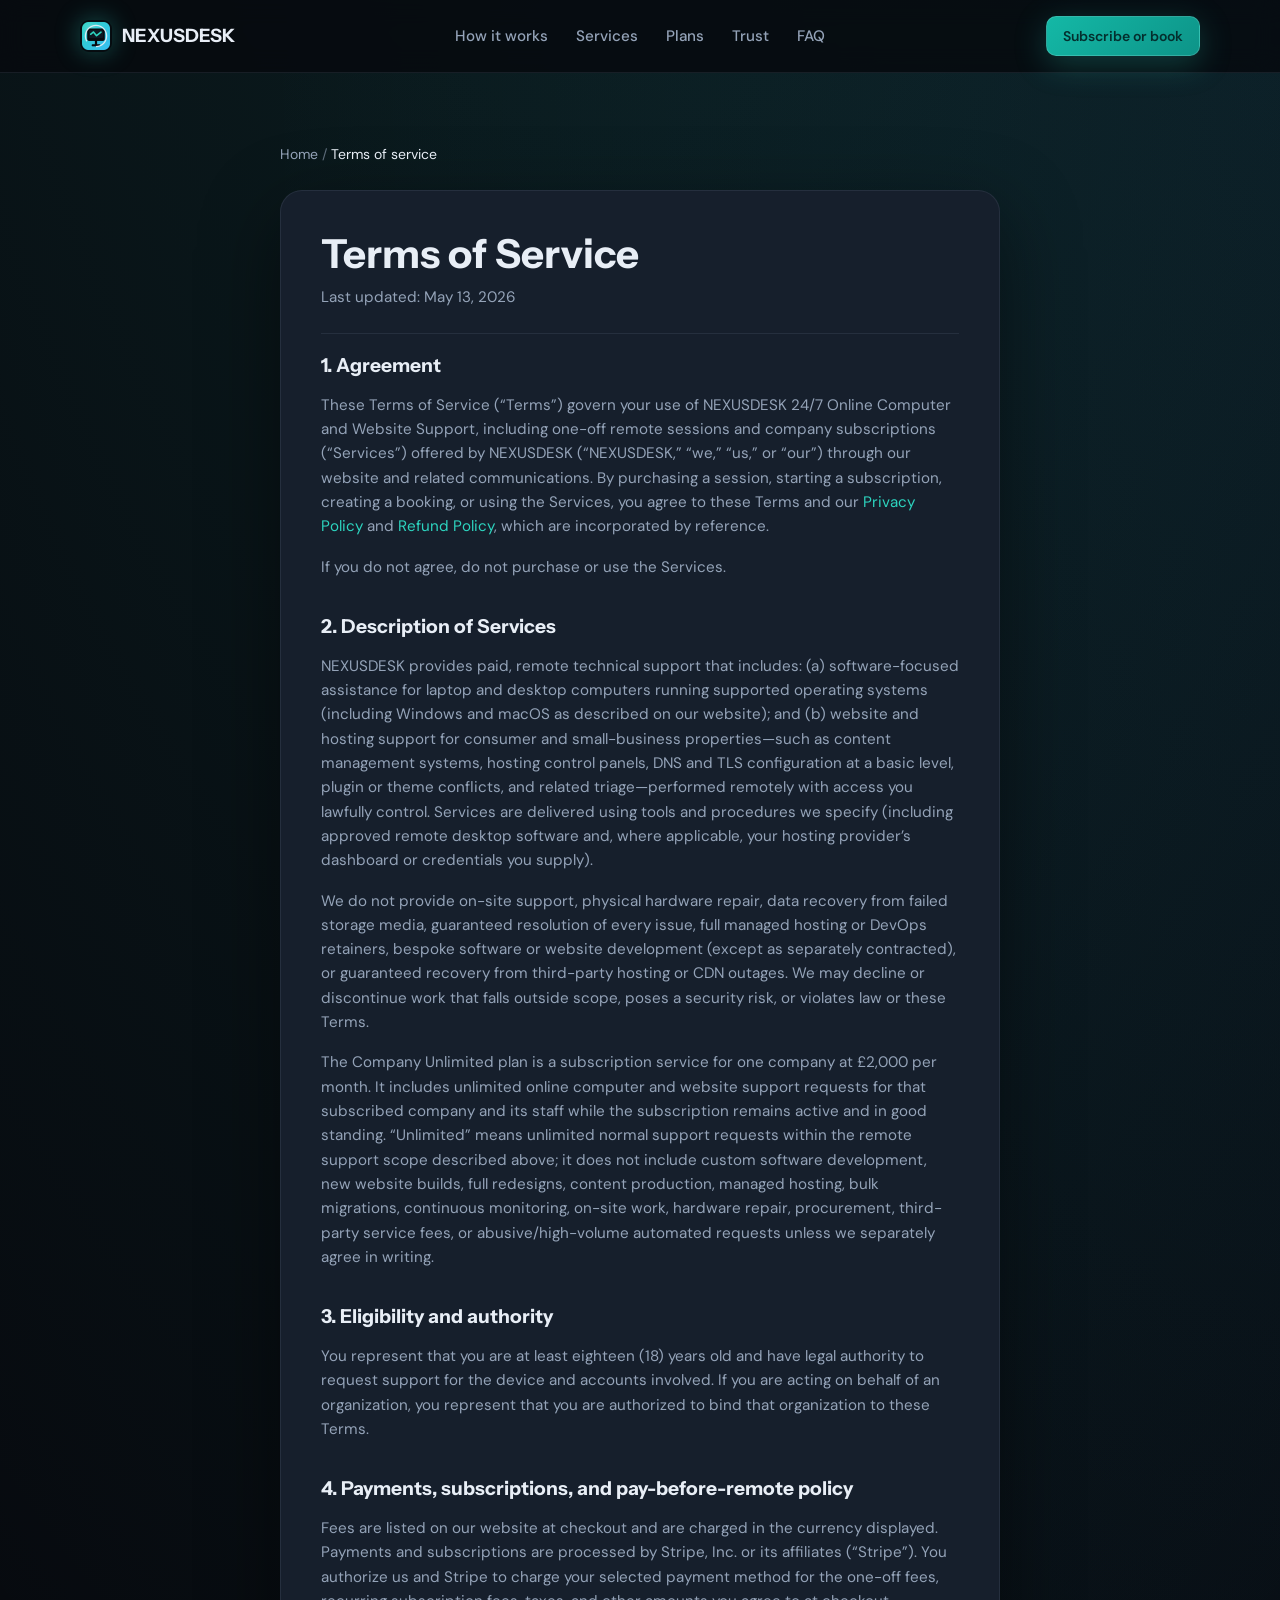
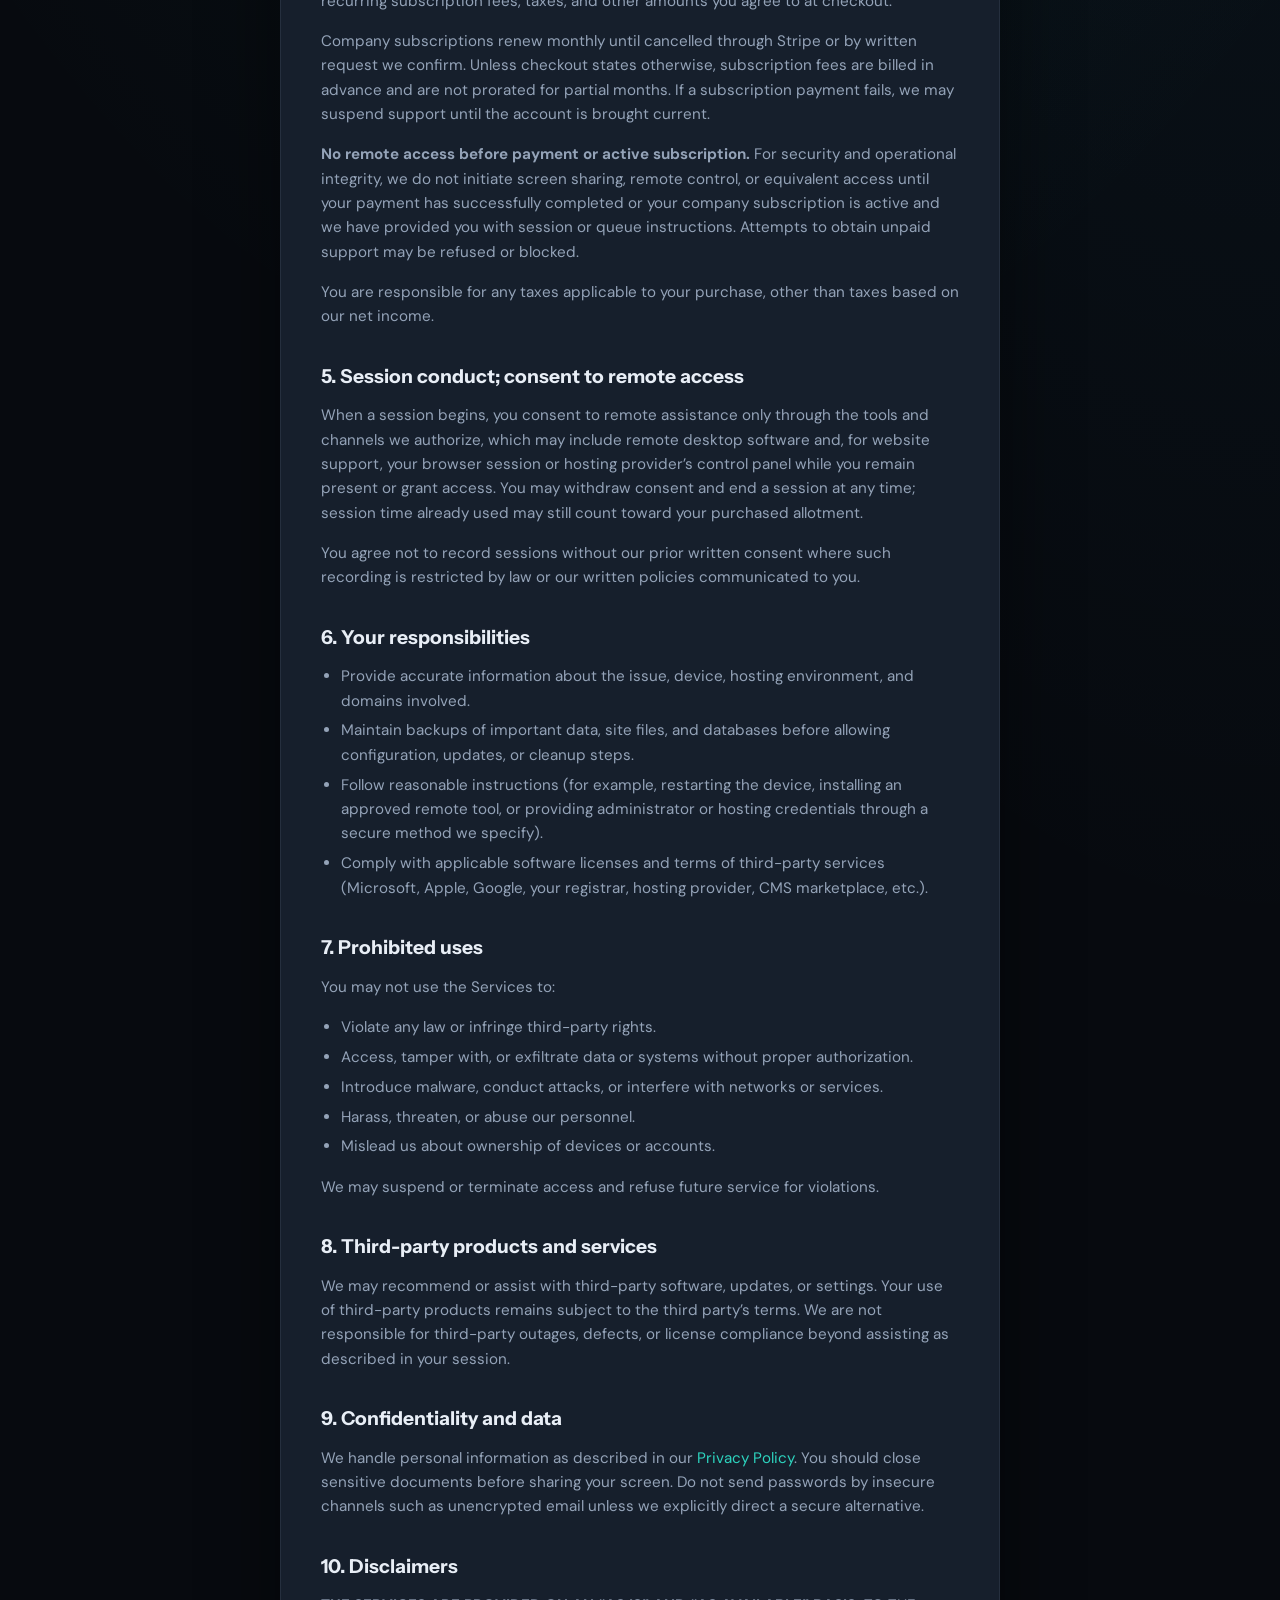
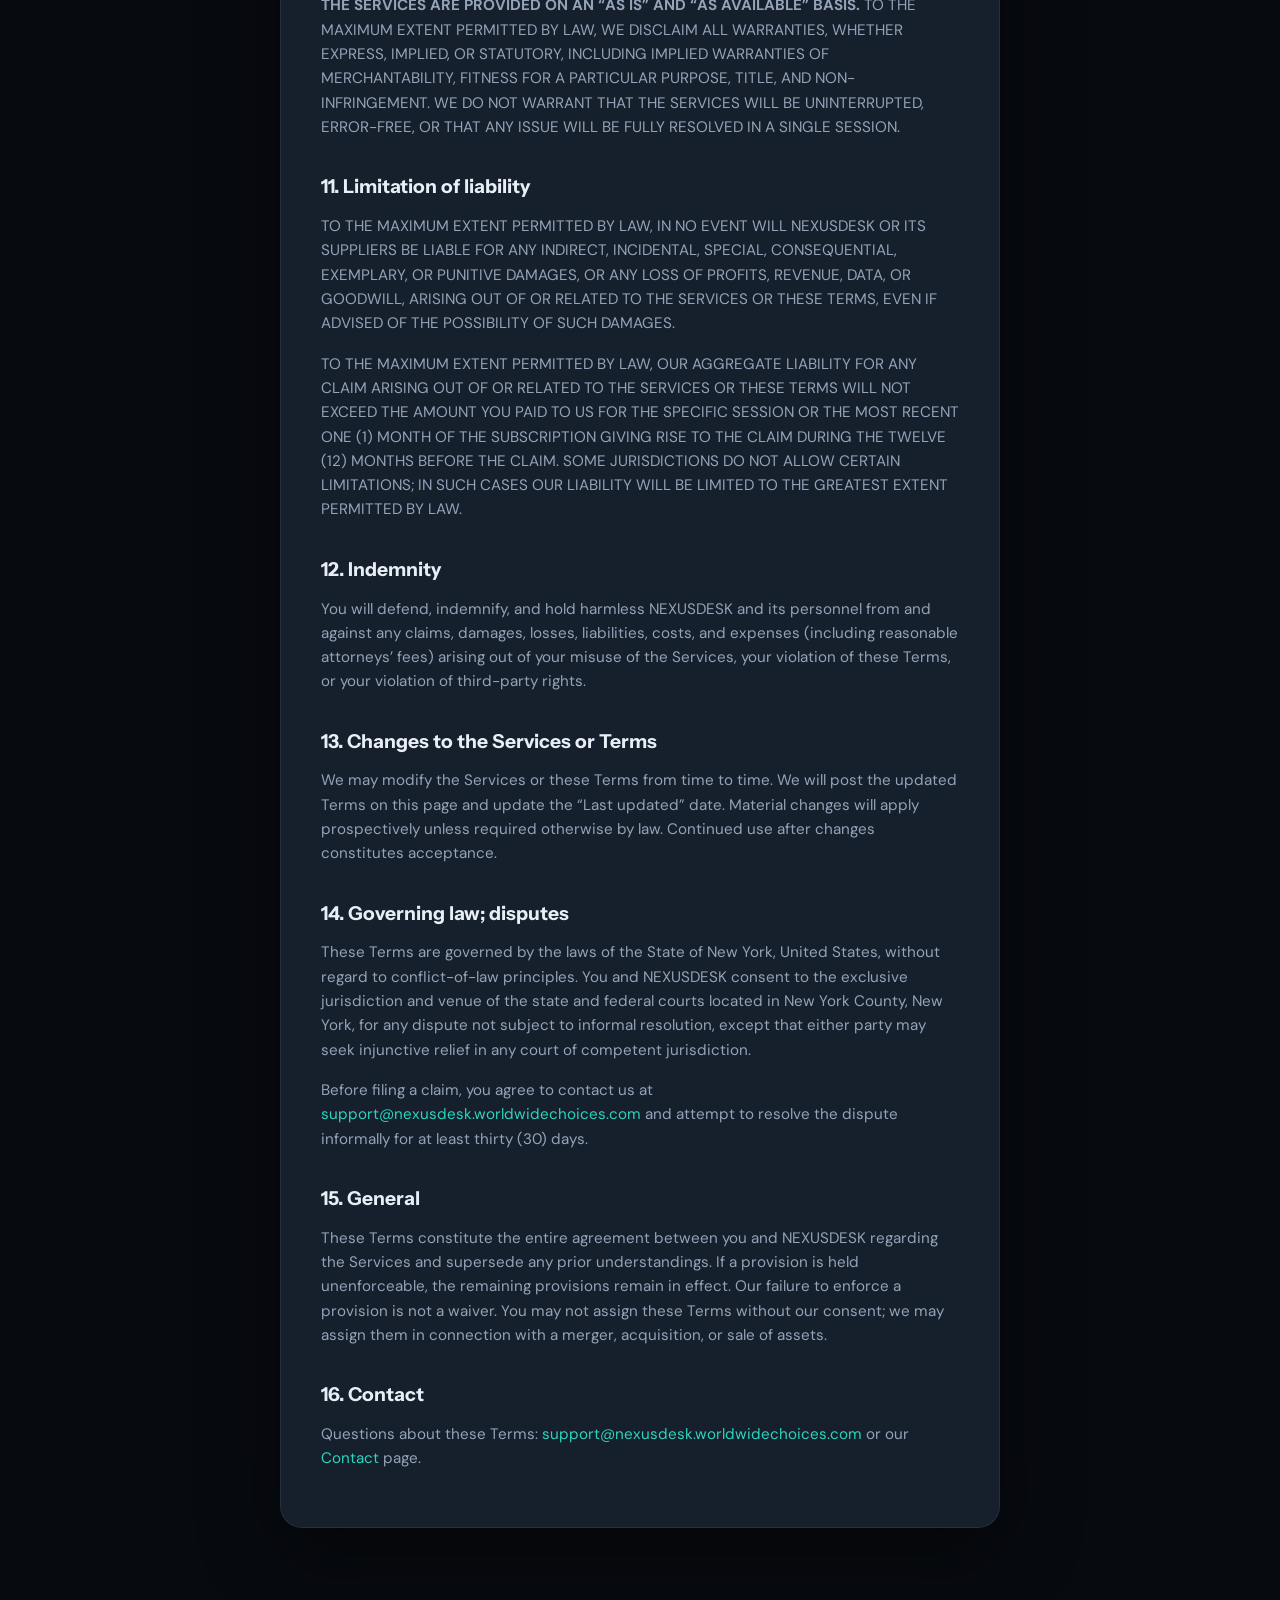
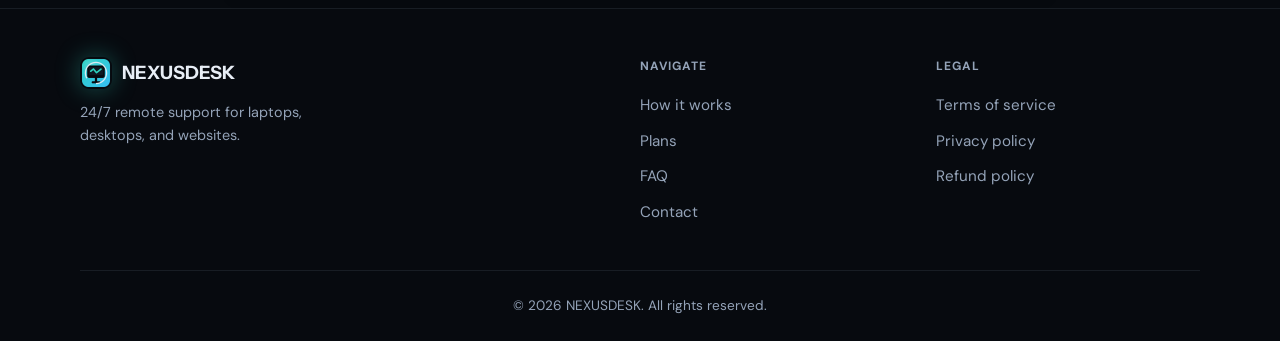
<file: terms.html>
<!DOCTYPE html>
<html lang="en">
<head>
  <meta charset="UTF-8" />
  <meta name="viewport" content="width=device-width, initial-scale=1.0" />
  <meta name="description" content="Terms of service for NEXUSDESK remote IT support, one-off sessions, company subscriptions, acceptable use, and limitations." />
  <link rel="icon" type="image/png" sizes="128x128" href="assets/nexusdesk-icon.png" />
  <link rel="apple-touch-icon" href="assets/nexusdesk-icon.png" />
  <title>Terms of Service — NEXUSDESK</title>
  <link rel="preconnect" href="https://fonts.googleapis.com" />
  <link rel="preconnect" href="https://fonts.gstatic.com" crossorigin />
  <link href="https://fonts.googleapis.com/css2?family=DM+Sans:ital,opsz,wght@0,9..40,400;0,9..40,500;0,9..40,600;0,9..40,700;1,9..40,400&family=Instrument+Sans:wght@500;600;700&display=swap" rel="stylesheet" />
  <link rel="stylesheet" href="styles.css" />
</head>
<body>
  <a class="skip-link" href="#main">Skip to content</a>

  <header class="site-header">
    <div class="container header-inner">
      <a class="logo" href="index.html">
        <img class="logo-mark" src="assets/nexusdesk-icon.png" alt="" aria-hidden="true" />
        <span>NEXUSDESK</span>
      </a>
      <nav class="nav" aria-label="Primary">
        <a href="index.html#how-it-works">How it works</a>
        <a href="index.html#services">Services</a>
        <a href="index.html#pricing">Plans</a>
        <a href="index.html#trust">Trust</a>
        <a href="index.html#faq">FAQ</a>
      </nav>
      <a class="btn btn-primary btn-sm header-cta" href="index.html#pricing">Subscribe or book</a>
      <button type="button" class="nav-toggle" aria-expanded="false" aria-controls="mobile-nav" aria-label="Open menu">
        <span></span><span></span><span></span>
      </button>
    </div>
    <div class="mobile-nav" id="mobile-nav" hidden>
      <a href="index.html#how-it-works">How it works</a>
      <a href="index.html#services">Services</a>
      <a href="index.html#pricing">Plans</a>
      <a href="index.html#trust">Trust</a>
      <a href="index.html#faq">FAQ</a>
      <a class="btn btn-primary" href="index.html#pricing">Subscribe or book</a>
    </div>
  </header>

  <main id="main" class="legal-main">
    <div class="container legal-inner">
      <p class="legal-breadcrumb"><a href="index.html">Home</a> <span>/</span> Terms of service</p>
      <article class="legal-doc">
        <h1>Terms of Service</h1>
        <p class="legal-meta">Last updated: May 13, 2026</p>

        <h2>1. Agreement</h2>
        <p>These Terms of Service (“Terms”) govern your use of NEXUSDESK 24/7 Online Computer and Website Support, including one-off remote sessions and company subscriptions (“Services”) offered by NEXUSDESK (“NEXUSDESK,” “we,” “us,” or “our”) through our website and related communications. By purchasing a session, starting a subscription, creating a booking, or using the Services, you agree to these Terms and our <a href="privacy.html">Privacy Policy</a> and <a href="refunds.html">Refund Policy</a>, which are incorporated by reference.</p>
        <p>If you do not agree, do not purchase or use the Services.</p>

        <h2>2. Description of Services</h2>
        <p>NEXUSDESK provides paid, remote technical support that includes: (a) software-focused assistance for laptop and desktop computers running supported operating systems (including Windows and macOS as described on our website); and (b) website and hosting support for consumer and small-business properties—such as content management systems, hosting control panels, DNS and TLS configuration at a basic level, plugin or theme conflicts, and related triage—performed remotely with access you lawfully control. Services are delivered using tools and procedures we specify (including approved remote desktop software and, where applicable, your hosting provider’s dashboard or credentials you supply).</p>
        <p>We do not provide on-site support, physical hardware repair, data recovery from failed storage media, guaranteed resolution of every issue, full managed hosting or DevOps retainers, bespoke software or website development (except as separately contracted), or guaranteed recovery from third-party hosting or CDN outages. We may decline or discontinue work that falls outside scope, poses a security risk, or violates law or these Terms.</p>
        <p>The Company Unlimited plan is a subscription service for one company at £2,000 per month. It includes unlimited online computer and website support requests for that subscribed company and its staff while the subscription remains active and in good standing. “Unlimited” means unlimited normal support requests within the remote support scope described above; it does not include custom software development, new website builds, full redesigns, content production, managed hosting, bulk migrations, continuous monitoring, on-site work, hardware repair, procurement, third-party service fees, or abusive/high-volume automated requests unless we separately agree in writing.</p>

        <h2>3. Eligibility and authority</h2>
        <p>You represent that you are at least eighteen (18) years old and have legal authority to request support for the device and accounts involved. If you are acting on behalf of an organization, you represent that you are authorized to bind that organization to these Terms.</p>

        <h2>4. Payments, subscriptions, and pay-before-remote policy</h2>
        <p>Fees are listed on our website at checkout and are charged in the currency displayed. Payments and subscriptions are processed by Stripe, Inc. or its affiliates (“Stripe”). You authorize us and Stripe to charge your selected payment method for the one-off fees, recurring subscription fees, taxes, and other amounts you agree to at checkout.</p>
        <p>Company subscriptions renew monthly until cancelled through Stripe or by written request we confirm. Unless checkout states otherwise, subscription fees are billed in advance and are not prorated for partial months. If a subscription payment fails, we may suspend support until the account is brought current.</p>
        <p><strong>No remote access before payment or active subscription.</strong> For security and operational integrity, we do not initiate screen sharing, remote control, or equivalent access until your payment has successfully completed or your company subscription is active and we have provided you with session or queue instructions. Attempts to obtain unpaid support may be refused or blocked.</p>
        <p>You are responsible for any taxes applicable to your purchase, other than taxes based on our net income.</p>

        <h2>5. Session conduct; consent to remote access</h2>
        <p>When a session begins, you consent to remote assistance only through the tools and channels we authorize, which may include remote desktop software and, for website support, your browser session or hosting provider’s control panel while you remain present or grant access. You may withdraw consent and end a session at any time; session time already used may still count toward your purchased allotment.</p>
        <p>You agree not to record sessions without our prior written consent where such recording is restricted by law or our written policies communicated to you.</p>

        <h2>6. Your responsibilities</h2>
        <ul>
          <li>Provide accurate information about the issue, device, hosting environment, and domains involved.</li>
          <li>Maintain backups of important data, site files, and databases before allowing configuration, updates, or cleanup steps.</li>
          <li>Follow reasonable instructions (for example, restarting the device, installing an approved remote tool, or providing administrator or hosting credentials through a secure method we specify).</li>
          <li>Comply with applicable software licenses and terms of third-party services (Microsoft, Apple, Google, your registrar, hosting provider, CMS marketplace, etc.).</li>
        </ul>

        <h2>7. Prohibited uses</h2>
        <p>You may not use the Services to:</p>
        <ul>
          <li>Violate any law or infringe third-party rights.</li>
          <li>Access, tamper with, or exfiltrate data or systems without proper authorization.</li>
          <li>Introduce malware, conduct attacks, or interfere with networks or services.</li>
          <li>Harass, threaten, or abuse our personnel.</li>
          <li>Mislead us about ownership of devices or accounts.</li>
        </ul>
        <p>We may suspend or terminate access and refuse future service for violations.</p>

        <h2>8. Third-party products and services</h2>
        <p>We may recommend or assist with third-party software, updates, or settings. Your use of third-party products remains subject to the third party’s terms. We are not responsible for third-party outages, defects, or license compliance beyond assisting as described in your session.</p>

        <h2>9. Confidentiality and data</h2>
        <p>We handle personal information as described in our <a href="privacy.html">Privacy Policy</a>. You should close sensitive documents before sharing your screen. Do not send passwords by insecure channels such as unencrypted email unless we explicitly direct a secure alternative.</p>

        <h2>10. Disclaimers</h2>
        <p><strong>THE SERVICES ARE PROVIDED ON AN “AS IS” AND “AS AVAILABLE” BASIS.</strong> TO THE MAXIMUM EXTENT PERMITTED BY LAW, WE DISCLAIM ALL WARRANTIES, WHETHER EXPRESS, IMPLIED, OR STATUTORY, INCLUDING IMPLIED WARRANTIES OF MERCHANTABILITY, FITNESS FOR A PARTICULAR PURPOSE, TITLE, AND NON-INFRINGEMENT. WE DO NOT WARRANT THAT THE SERVICES WILL BE UNINTERRUPTED, ERROR-FREE, OR THAT ANY ISSUE WILL BE FULLY RESOLVED IN A SINGLE SESSION.</p>

        <h2>11. Limitation of liability</h2>
        <p>TO THE MAXIMUM EXTENT PERMITTED BY LAW, IN NO EVENT WILL NEXUSDESK OR ITS SUPPLIERS BE LIABLE FOR ANY INDIRECT, INCIDENTAL, SPECIAL, CONSEQUENTIAL, EXEMPLARY, OR PUNITIVE DAMAGES, OR ANY LOSS OF PROFITS, REVENUE, DATA, OR GOODWILL, ARISING OUT OF OR RELATED TO THE SERVICES OR THESE TERMS, EVEN IF ADVISED OF THE POSSIBILITY OF SUCH DAMAGES.</p>
        <p>TO THE MAXIMUM EXTENT PERMITTED BY LAW, OUR AGGREGATE LIABILITY FOR ANY CLAIM ARISING OUT OF OR RELATED TO THE SERVICES OR THESE TERMS WILL NOT EXCEED THE AMOUNT YOU PAID TO US FOR THE SPECIFIC SESSION OR THE MOST RECENT ONE (1) MONTH OF THE SUBSCRIPTION GIVING RISE TO THE CLAIM DURING THE TWELVE (12) MONTHS BEFORE THE CLAIM. SOME JURISDICTIONS DO NOT ALLOW CERTAIN LIMITATIONS; IN SUCH CASES OUR LIABILITY WILL BE LIMITED TO THE GREATEST EXTENT PERMITTED BY LAW.</p>

        <h2>12. Indemnity</h2>
        <p>You will defend, indemnify, and hold harmless NEXUSDESK and its personnel from and against any claims, damages, losses, liabilities, costs, and expenses (including reasonable attorneys’ fees) arising out of your misuse of the Services, your violation of these Terms, or your violation of third-party rights.</p>

        <h2>13. Changes to the Services or Terms</h2>
        <p>We may modify the Services or these Terms from time to time. We will post the updated Terms on this page and update the “Last updated” date. Material changes will apply prospectively unless required otherwise by law. Continued use after changes constitutes acceptance.</p>

        <h2>14. Governing law; disputes</h2>
        <p>These Terms are governed by the laws of the State of New York, United States, without regard to conflict-of-law principles. You and NEXUSDESK consent to the exclusive jurisdiction and venue of the state and federal courts located in New York County, New York, for any dispute not subject to informal resolution, except that either party may seek injunctive relief in any court of competent jurisdiction.</p>
        <p>Before filing a claim, you agree to contact us at <a href="mailto:support@nexusdesk.worldwidechoices.com">support@nexusdesk.worldwidechoices.com</a> and attempt to resolve the dispute informally for at least thirty (30) days.</p>

        <h2>15. General</h2>
        <p>These Terms constitute the entire agreement between you and NEXUSDESK regarding the Services and supersede any prior understandings. If a provision is held unenforceable, the remaining provisions remain in effect. Our failure to enforce a provision is not a waiver. You may not assign these Terms without our consent; we may assign them in connection with a merger, acquisition, or sale of assets.</p>

        <h2>16. Contact</h2>
        <p>Questions about these Terms: <a href="mailto:support@nexusdesk.worldwidechoices.com">support@nexusdesk.worldwidechoices.com</a> or our <a href="contact.html">Contact</a> page.</p>
      </article>
    </div>
  </main>

  <footer class="site-footer">
    <div class="container footer-grid">
      <div>
        <a class="logo logo-footer" href="index.html">
          <img class="logo-mark" src="assets/nexusdesk-icon.png" alt="" aria-hidden="true" />
          <span>NEXUSDESK</span>
        </a>
        <p class="footer-tag">24/7 remote support for laptops, desktops, and websites.</p>
      </div>
      <div>
        <p class="footer-label">Navigate</p>
        <ul class="footer-links">
          <li><a href="index.html#how-it-works">How it works</a></li>
          <li><a href="index.html#pricing">Plans</a></li>
          <li><a href="index.html#faq">FAQ</a></li>
          <li><a href="contact.html">Contact</a></li>
        </ul>
      </div>
      <div>
        <p class="footer-label">Legal</p>
        <ul class="footer-links">
          <li><a href="terms.html" aria-current="page">Terms of service</a></li>
          <li><a href="privacy.html">Privacy policy</a></li>
          <li><a href="refunds.html">Refund policy</a></li>
        </ul>
      </div>
    </div>
    <div class="container footer-bottom">
      <p>© <span id="year"></span> NEXUSDESK. All rights reserved.</p>
    </div>
  </footer>

  <script src="config.js"></script>
  <script src="main.js"></script>
  <!--Start of Tawk.to Script-->
  <script type="text/javascript">
    var Tawk_API = Tawk_API || {}, Tawk_LoadStart = new Date();
    (function () {
      var s1 = document.createElement("script"), s0 = document.getElementsByTagName("script")[0];
      s1.async = true;
      s1.src = "https://embed.tawk.to/689f50c7a4fc79192a7c86b6/1jogvkb6m";
      s1.charset = "UTF-8";
      s1.setAttribute("crossorigin", "*");
      s0.parentNode.insertBefore(s1, s0);
    })();
  </script>
  <!--End of Tawk.to Script-->
</body>
</html>
</file>
<file: styles.css>
/* NexusDesk — remote IT support landing */

:root {
  --bg-deep: #070a0f;
  --bg: #0c1118;
  --bg-elevated: #121a24;
  --bg-card: #161f2c;
  --border: rgba(148, 163, 184, 0.12);
  --border-strong: rgba(94, 234, 212, 0.25);
  --text: #e8eef6;
  --text-muted: #94a3b8;
  --accent: #2dd4bf;
  --accent-dim: #115e59;
  --accent-glow: rgba(45, 212, 191, 0.35);
  --blue: #38bdf8;
  --danger: #f87171;
  --radius: 14px;
  --radius-lg: 22px;
  --shadow: 0 24px 80px rgba(0, 0, 0, 0.45);
  --font: "DM Sans", system-ui, sans-serif;
  --font-display: "Instrument Sans", var(--font);
  --step-0: clamp(0.875rem, 0.82rem + 0.2vw, 0.95rem);
  --step-1: clamp(1rem, 0.92rem + 0.35vw, 1.125rem);
  --step-2: clamp(1.25rem, 1.05rem + 0.9vw, 1.75rem);
  --step-3: clamp(1.75rem, 1.35rem + 1.6vw, 2.5rem);
  --step-4: clamp(2.25rem, 1.6rem + 2.8vw, 3.5rem);
}

*,
*::before,
*::after {
  box-sizing: border-box;
}

html {
  scroll-behavior: smooth;
}

body {
  margin: 0;
  font-family: var(--font);
  font-size: var(--step-0);
  line-height: 1.6;
  color: var(--text);
  background: var(--bg-deep);
  background-image:
    radial-gradient(ellipse 100% 60% at 50% -20%, rgba(45, 212, 191, 0.12), transparent),
    radial-gradient(ellipse 80% 50% at 100% 0%, rgba(56, 189, 248, 0.08), transparent);
  min-height: 100vh;
}

img {
  max-width: 100%;
  height: auto;
}

a {
  color: var(--accent);
  text-decoration: none;
}

a:hover {
  text-decoration: underline;
}

code {
  font-size: 0.9em;
  background: var(--bg-elevated);
  padding: 0.15em 0.45em;
  border-radius: 6px;
  border: 1px solid var(--border);
}

.sr-only {
  position: absolute;
  width: 1px;
  height: 1px;
  padding: 0;
  margin: -1px;
  overflow: hidden;
  clip: rect(0, 0, 0, 0);
  white-space: nowrap;
  border: 0;
}

.skip-link {
  position: absolute;
  top: -100px;
  left: 1rem;
  z-index: 1000;
  padding: 0.75rem 1rem;
  background: var(--accent);
  color: var(--bg-deep);
  font-weight: 600;
  border-radius: 8px;
}

.skip-link:focus {
  top: 1rem;
}

.container {
  width: min(1120px, 100% - 2.5rem);
  margin-inline: auto;
}

.narrow {
  max-width: 720px;
}

/* Header */
.site-header {
  position: sticky;
  top: 0;
  z-index: 100;
  background: rgba(7, 10, 15, 0.85);
  backdrop-filter: blur(12px);
  border-bottom: 1px solid var(--border);
}

.header-inner {
  display: flex;
  align-items: center;
  justify-content: space-between;
  gap: 1rem;
  padding: 1rem 0;
}

.logo {
  display: inline-flex;
  align-items: center;
  gap: 0.6rem;
  font-family: var(--font-display);
  font-weight: 700;
  font-size: 1.15rem;
  color: var(--text);
  text-decoration: none;
}

.logo:hover {
  text-decoration: none;
  color: var(--accent);
}

.logo-mark {
  width: 32px;
  height: 32px;
  border-radius: 9px;
  box-shadow: 0 0 24px var(--accent-glow);
  object-fit: contain;
  flex: 0 0 auto;
}

.nav {
  display: none;
  align-items: center;
  gap: 1.75rem;
}

.nav a {
  color: var(--text-muted);
  font-weight: 500;
  font-size: 0.95rem;
  text-decoration: none;
}

.nav a:hover {
  color: var(--text);
  text-decoration: none;
}

@media (min-width: 900px) {
  .nav {
    display: flex;
  }
}

.header-cta {
  display: none;
}

@media (min-width: 900px) {
  .header-cta {
    display: inline-flex;
  }
}

.nav-toggle {
  display: flex;
  flex-direction: column;
  justify-content: center;
  gap: 5px;
  width: 44px;
  height: 44px;
  padding: 0;
  border: none;
  background: transparent;
  cursor: pointer;
  border-radius: 10px;
}

.nav-toggle span {
  display: block;
  height: 2px;
  width: 22px;
  background: var(--text);
  margin-inline: auto;
}

@media (min-width: 900px) {
  .nav-toggle {
    display: none;
  }
}

.mobile-nav {
  display: flex;
  flex-direction: column;
  gap: 0.5rem;
  padding: 0 0 1.25rem;
  border-bottom: 1px solid var(--border);
}

.mobile-nav a {
  padding: 0.65rem 0;
  color: var(--text);
  font-weight: 500;
  text-decoration: none;
}

.mobile-nav a:hover {
  color: var(--accent);
}

.mobile-nav[hidden] {
  display: none;
}

@media (min-width: 900px) {
  .mobile-nav {
    display: none !important;
  }
}

/* Buttons */
.btn {
  display: inline-flex;
  align-items: center;
  justify-content: center;
  gap: 0.5rem;
  font-family: inherit;
  font-weight: 600;
  font-size: 0.95rem;
  padding: 0.65rem 1.25rem;
  border-radius: 10px;
  border: 1px solid transparent;
  cursor: pointer;
  text-decoration: none;
  transition: transform 0.15s ease, box-shadow 0.2s ease, background 0.2s ease, border-color 0.2s ease;
}

.btn:hover {
  text-decoration: none;
}

.btn:focus-visible {
  outline: 2px solid var(--accent);
  outline-offset: 2px;
}

.btn-sm {
  padding: 0.5rem 1rem;
  font-size: 0.875rem;
}

.btn-lg {
  padding: 0.85rem 1.5rem;
  font-size: 1rem;
}

.btn-block {
  width: 100%;
}

.btn-primary {
  background: linear-gradient(135deg, #14b8a6, #0d9488);
  color: #042f2e;
  border-color: rgba(255, 255, 255, 0.15);
  box-shadow: 0 8px 32px rgba(45, 212, 191, 0.25);
}

.btn-primary:hover {
  transform: translateY(-1px);
  box-shadow: 0 12px 40px rgba(45, 212, 191, 0.35);
}

.btn-secondary {
  background: var(--bg-elevated);
  color: var(--text);
  border-color: var(--border);
}

.btn-secondary:hover {
  border-color: var(--border-strong);
  background: var(--bg-card);
}

.btn-ghost {
  background: transparent;
  color: var(--text);
  border-color: var(--border);
}

.btn-ghost:hover {
  border-color: var(--text-muted);
  background: rgba(255, 255, 255, 0.04);
}

/* Hero */
.hero {
  position: relative;
  padding: clamp(3rem, 8vw, 6rem) 0 clamp(4rem, 10vw, 7rem);
  overflow: hidden;
}

.hero-glow {
  position: absolute;
  inset: -40% -20% auto;
  height: 70%;
  background: radial-gradient(ellipse at center, rgba(45, 212, 191, 0.08), transparent 65%);
  pointer-events: none;
}

.hero-grid {
  position: relative;
  display: grid;
  gap: 3rem;
  align-items: center;
}

@media (min-width: 960px) {
  .hero-grid {
    grid-template-columns: 1.1fr 0.9fr;
    gap: 4rem;
  }
}

.eyebrow {
  font-size: 0.8rem;
  font-weight: 600;
  letter-spacing: 0.08em;
  text-transform: uppercase;
  color: var(--accent);
  margin: 0 0 1rem;
}

.hero-copy h1 {
  font-family: var(--font-display);
  font-size: var(--step-4);
  font-weight: 700;
  line-height: 1.1;
  letter-spacing: 0;
  margin: 0 0 1.25rem;
}

.text-gradient {
  background: linear-gradient(120deg, var(--text) 0%, var(--accent) 45%, var(--blue) 100%);
  -webkit-background-clip: text;
  background-clip: text;
  color: transparent;
}

.lead {
  font-size: var(--step-1);
  color: var(--text-muted);
  max-width: 36ch;
  margin: 0 0 2rem;
}

.hero-actions {
  display: flex;
  flex-wrap: wrap;
  gap: 0.75rem;
  margin-bottom: 2rem;
}

.hero-badges {
  list-style: none;
  padding: 0;
  margin: 0;
  display: flex;
  flex-wrap: wrap;
  gap: 0.75rem 1.25rem;
  color: var(--text-muted);
  font-size: 0.875rem;
}

.hero-badges li {
  display: flex;
  align-items: center;
  gap: 0.5rem;
}

.hero-badges li::before {
  content: "";
  width: 6px;
  height: 6px;
  border-radius: 50%;
  background: var(--accent);
  box-shadow: 0 0 8px var(--accent-glow);
}

.hero-card {
  background: linear-gradient(145deg, var(--bg-card), var(--bg-elevated));
  border: 1px solid var(--border);
  border-radius: var(--radius-lg);
  box-shadow: var(--shadow);
}

.hero-card-inner {
  padding: 1.75rem;
}

.status-row {
  display: flex;
  align-items: center;
  gap: 0.6rem;
  font-size: 0.875rem;
  color: var(--text-muted);
  margin-bottom: 1rem;
}

.pulse {
  width: 8px;
  height: 8px;
  border-radius: 50%;
  background: var(--accent);
  animation: pulse 2s ease-in-out infinite;
}

@keyframes pulse {
  0%,
  100% {
    opacity: 1;
    box-shadow: 0 0 0 0 var(--accent-glow);
  }
  50% {
    opacity: 0.85;
    box-shadow: 0 0 0 10px transparent;
  }
}

.hero-card-stat {
  font-size: var(--step-2);
  margin: 0 0 0.75rem;
}

.hero-card-stat strong {
  color: var(--accent);
  font-weight: 700;
}

.hero-card-note {
  font-size: 0.85rem;
  color: var(--text-muted);
  margin: 0 0 1.5rem;
  padding-bottom: 1.5rem;
  border-bottom: 1px solid var(--border);
}

.mini-steps {
  display: grid;
  gap: 0.75rem;
}

.mini-steps div {
  display: flex;
  align-items: center;
  gap: 0.75rem;
  font-size: 0.9rem;
  color: var(--text-muted);
}

.mini-steps span {
  display: grid;
  place-items: center;
  width: 28px;
  height: 28px;
  border-radius: 8px;
  background: rgba(45, 212, 191, 0.15);
  color: var(--accent);
  font-weight: 700;
  font-size: 0.8rem;
}

/* Sections */
.section {
  padding: clamp(3.5rem, 7vw, 5.5rem) 0;
}

.section-tight {
  padding-top: 2rem;
}

.section-alt {
  background: rgba(12, 17, 24, 0.6);
  border-block: 1px solid var(--border);
}

.section-head {
  text-align: center;
  max-width: 640px;
  margin-inline: auto;
  margin-bottom: 3rem;
}

.section-head.align-left {
  text-align: left;
  margin-inline: 0;
}

.section-head h2 {
  font-family: var(--font-display);
  font-size: var(--step-3);
  font-weight: 700;
  letter-spacing: 0;
  margin: 0 0 1rem;
}

.section-lead {
  color: var(--text-muted);
  margin: 0;
  font-size: var(--step-1);
}

/* Process */
.process {
  list-style: none;
  padding: 0;
  margin: 0 0 3rem;
  display: grid;
  gap: 1.25rem;
}

@media (min-width: 768px) {
  .process {
    grid-template-columns: repeat(2, 1fr);
  }
}

@media (min-width: 1024px) {
  .process {
    grid-template-columns: repeat(4, 1fr);
  }
}

.process-step {
  background: var(--bg-card);
  border: 1px solid var(--border);
  border-radius: var(--radius);
  padding: 1.5rem;
  transition: border-color 0.2s ease;
}

.process-step:hover {
  border-color: rgba(45, 212, 191, 0.2);
}

.step-num {
  display: block;
  font-family: var(--font-display);
  font-size: 0.75rem;
  font-weight: 700;
  letter-spacing: 0.12em;
  color: var(--accent);
  margin-bottom: 0.75rem;
}

.process-step h3 {
  font-size: 1.1rem;
  margin: 0 0 0.5rem;
}

.process-step p {
  margin: 0;
  color: var(--text-muted);
  font-size: 0.9rem;
}

.callout {
  display: grid;
  gap: 1.5rem;
  align-items: center;
  padding: 2rem;
  border-radius: var(--radius-lg);
  border: 1px solid var(--border-strong);
  background: linear-gradient(135deg, rgba(17, 94, 89, 0.25), var(--bg-card));
}

@media (min-width: 768px) {
  .callout-protect {
    grid-template-columns: 1fr auto;
  }
}

.callout h3 {
  margin: 0 0 0.5rem;
  font-size: 1.25rem;
}

.callout p {
  margin: 0;
  color: var(--text-muted);
  max-width: 56ch;
}

/* Cards grid */
.grid.cards {
  display: grid;
  gap: 1.25rem;
}

@media (min-width: 640px) {
  .grid.cards {
    grid-template-columns: repeat(2, 1fr);
  }
}

@media (min-width: 1024px) {
  .grid.cards {
    grid-template-columns: repeat(3, 1fr);
  }
}

.card {
  background: var(--bg-card);
  border: 1px solid var(--border);
  border-radius: var(--radius);
  padding: 1.5rem;
}

.card h3 {
  margin: 0 0 0.5rem;
  font-size: 1.1rem;
}

.card p {
  margin: 0;
  color: var(--text-muted);
  font-size: 0.95rem;
}

/* Pricing */
.grid.pricing {
  display: grid;
  gap: 1.25rem;
  align-items: stretch;
}

@media (min-width: 900px) {
  .grid.pricing {
    grid-template-columns: repeat(2, 1fr);
  }
}

@media (min-width: 1180px) {
  .grid.pricing {
    grid-template-columns: repeat(4, 1fr);
  }
}

.price-card {
  position: relative;
  background: var(--bg-card);
  border: 1px solid var(--border);
  border-radius: var(--radius-lg);
  padding: 2rem 1.75rem;
  display: flex;
  flex-direction: column;
}

.price-card.featured {
  border-color: rgba(45, 212, 191, 0.4);
  box-shadow: 0 20px 60px rgba(45, 212, 191, 0.08);
}

.ribbon {
  position: absolute;
  top: 1rem;
  right: 1rem;
  font-size: 0.7rem;
  font-weight: 700;
  text-transform: uppercase;
  letter-spacing: 0.06em;
  padding: 0.35rem 0.65rem;
  border-radius: 6px;
  background: rgba(45, 212, 191, 0.2);
  color: var(--accent);
}

.price-card h3 {
  margin: 0 0 0.5rem;
  font-size: 1.15rem;
}

.price {
  font-family: var(--font-display);
  font-size: var(--step-3);
  font-weight: 700;
  margin: 0;
  letter-spacing: 0;
}

.currency {
  font-size: 0.55em;
  vertical-align: super;
  opacity: 0.85;
}

.price-meta {
  color: var(--text-muted);
  font-size: 0.9rem;
  margin: 0.25rem 0 1.5rem;
}

.price-card ul {
  margin: 0 0 1.5rem;
  padding-left: 1.1rem;
  color: var(--text-muted);
  font-size: 0.95rem;
  flex: 1;
}

.price-card li {
  margin-bottom: 0.5rem;
}

.fine-print {
  font-size: 0.8rem;
  color: var(--text-muted);
  margin-top: 2rem;
}

.fine-print.center {
  text-align: center;
  max-width: 52ch;
  margin-inline: auto;
}

/* Trust */
.trust-grid {
  display: grid;
  gap: 2.5rem;
  align-items: start;
}

@media (min-width: 900px) {
  .trust-grid {
    grid-template-columns: 1.2fr 0.8fr;
    gap: 3rem;
  }
}

.trust-list {
  list-style: none;
  padding: 0;
  margin: 0;
}

.trust-list li {
  padding: 1rem 0;
  border-bottom: 1px solid var(--border);
  color: var(--text-muted);
}

.trust-list li:first-child {
  padding-top: 0;
}

.trust-list strong {
  color: var(--text);
  display: block;
  margin-bottom: 0.35rem;
}

.trust-panel {
  background: var(--bg-card);
  border: 1px solid var(--border);
  border-radius: var(--radius-lg);
  padding: 1.75rem;
}

.trust-panel h3 {
  margin: 0 0 0.75rem;
  font-size: 1.1rem;
}

.trust-panel p {
  margin: 0 0 1rem;
  color: var(--text-muted);
  font-size: 0.95rem;
}

.trust-panel-foot {
  font-size: 0.8rem !important;
  margin-bottom: 0 !important;
  opacity: 0.85;
}

/* FAQ */
.faq details {
  background: var(--bg-card);
  border: 1px solid var(--border);
  border-radius: var(--radius);
  padding: 1rem 1.25rem;
  margin-bottom: 0.75rem;
}

.faq summary {
  font-weight: 600;
  cursor: pointer;
  list-style: none;
}

.faq summary::-webkit-details-marker {
  display: none;
}

.faq summary::after {
  content: "+";
  float: right;
  color: var(--accent);
  font-weight: 700;
}

.faq details[open] summary::after {
  content: "−";
}

.faq details p {
  margin: 1rem 0 0;
  color: var(--text-muted);
  font-size: 0.95rem;
}

/* CTA final */
.cta-final {
  padding: clamp(3rem, 6vw, 4rem) 0;
}

.cta-final-inner {
  display: flex;
  flex-direction: column;
  gap: 1.5rem;
  align-items: flex-start;
  padding: 2rem;
  border-radius: var(--radius-lg);
  background: linear-gradient(120deg, rgba(45, 212, 191, 0.12), var(--bg-card));
  border: 1px solid var(--border);
}

@media (min-width: 768px) {
  .cta-final-inner {
    flex-direction: row;
    align-items: center;
    justify-content: space-between;
  }
}

.cta-final h2 {
  font-family: var(--font-display);
  font-size: var(--step-3);
  margin: 0 0 0.5rem;
}

.cta-final p {
  margin: 0;
  color: var(--text-muted);
  max-width: 42ch;
}

/* Footer */
.site-footer {
  border-top: 1px solid var(--border);
  padding: 3rem 0 1.5rem;
  background: var(--bg-deep);
}

.footer-grid {
  display: grid;
  gap: 2rem;
}

@media (min-width: 640px) {
  .footer-grid {
    grid-template-columns: 2fr 1fr 1fr;
  }
}

.logo-footer {
  margin-bottom: 0.75rem;
}

.footer-tag {
  color: var(--text-muted);
  font-size: 0.9rem;
  margin: 0;
  max-width: 28ch;
}

.footer-label {
  font-size: 0.75rem;
  font-weight: 700;
  text-transform: uppercase;
  letter-spacing: 0.08em;
  color: var(--text-muted);
  margin: 0 0 0.75rem;
}

.footer-links {
  list-style: none;
  padding: 0;
  margin: 0;
}

.footer-links a {
  color: var(--text-muted);
  text-decoration: none;
  display: block;
  padding: 0.35rem 0;
}

.footer-links a:hover {
  color: var(--accent);
}

.footer-bottom {
  margin-top: 2.5rem;
  padding-top: 1.5rem;
  border-top: 1px solid var(--border);
  text-align: center;
  font-size: 0.85rem;
  color: var(--text-muted);
}

.footer-bottom p {
  margin: 0;
}

/* Legal & utility pages */
.legal-main {
  padding: clamp(2rem, 5vw, 3.5rem) 0 clamp(4rem, 8vw, 5rem);
}

.legal-inner {
  max-width: 720px;
  margin-inline: auto;
}

.legal-breadcrumb {
  font-size: 0.875rem;
  margin-bottom: 1.5rem;
}

.legal-breadcrumb a {
  color: var(--text-muted);
  text-decoration: none;
}

.legal-breadcrumb a:hover {
  color: var(--accent);
}

.legal-breadcrumb span {
  color: var(--text-muted);
  opacity: 0.6;
}

.legal-doc {
  background: var(--bg-card);
  border: 1px solid var(--border);
  border-radius: var(--radius-lg);
  padding: clamp(1.5rem, 4vw, 2.5rem);
  box-shadow: var(--shadow);
}

.legal-doc h1 {
  font-family: var(--font-display);
  font-size: var(--step-3);
  font-weight: 700;
  letter-spacing: 0;
  margin: 0 0 0.5rem;
  line-height: 1.15;
}

.legal-meta {
  color: var(--text-muted);
  font-size: 0.9rem;
  margin: 0 0 2rem;
  padding-bottom: 1.5rem;
  border-bottom: 1px solid var(--border);
}

.legal-doc > h2 {
  font-family: var(--font-display);
  font-size: 1.2rem;
  font-weight: 700;
  margin: 2rem 0 0.75rem;
}

.legal-doc > .legal-meta + h2 {
  margin-top: 0;
}

.legal-doc h3 {
  font-size: 1rem;
  font-weight: 600;
  margin: 1.25rem 0 0.5rem;
}

.legal-doc p,
.legal-doc li {
  color: var(--text-muted);
  font-size: 0.95rem;
}

.legal-doc p {
  margin: 0 0 1rem;
}

.legal-doc ul,
.legal-doc ol {
  margin: 0 0 1rem;
  padding-left: 1.25rem;
}

.legal-doc li {
  margin-bottom: 0.35rem;
}

.legal-doc a {
  color: var(--accent);
}

.contact-grid {
  display: grid;
  gap: 1.25rem;
}

@media (min-width: 640px) {
  .contact-grid {
    grid-template-columns: repeat(2, 1fr);
  }
}

.contact-card {
  background: var(--bg-card);
  border: 1px solid var(--border);
  border-radius: var(--radius);
  padding: 1.5rem;
}

.contact-card h3 {
  font-family: var(--font-display);
  font-size: 1.1rem;
  margin: 0 0 0.75rem;
}

.contact-card p {
  margin: 0;
  color: var(--text-muted);
  font-size: 0.95rem;
}

.contact-card p + p {
  margin-top: 1rem;
}

.contact-card a {
  color: var(--accent);
  font-weight: 600;
  word-break: break-word;
}
</file>
